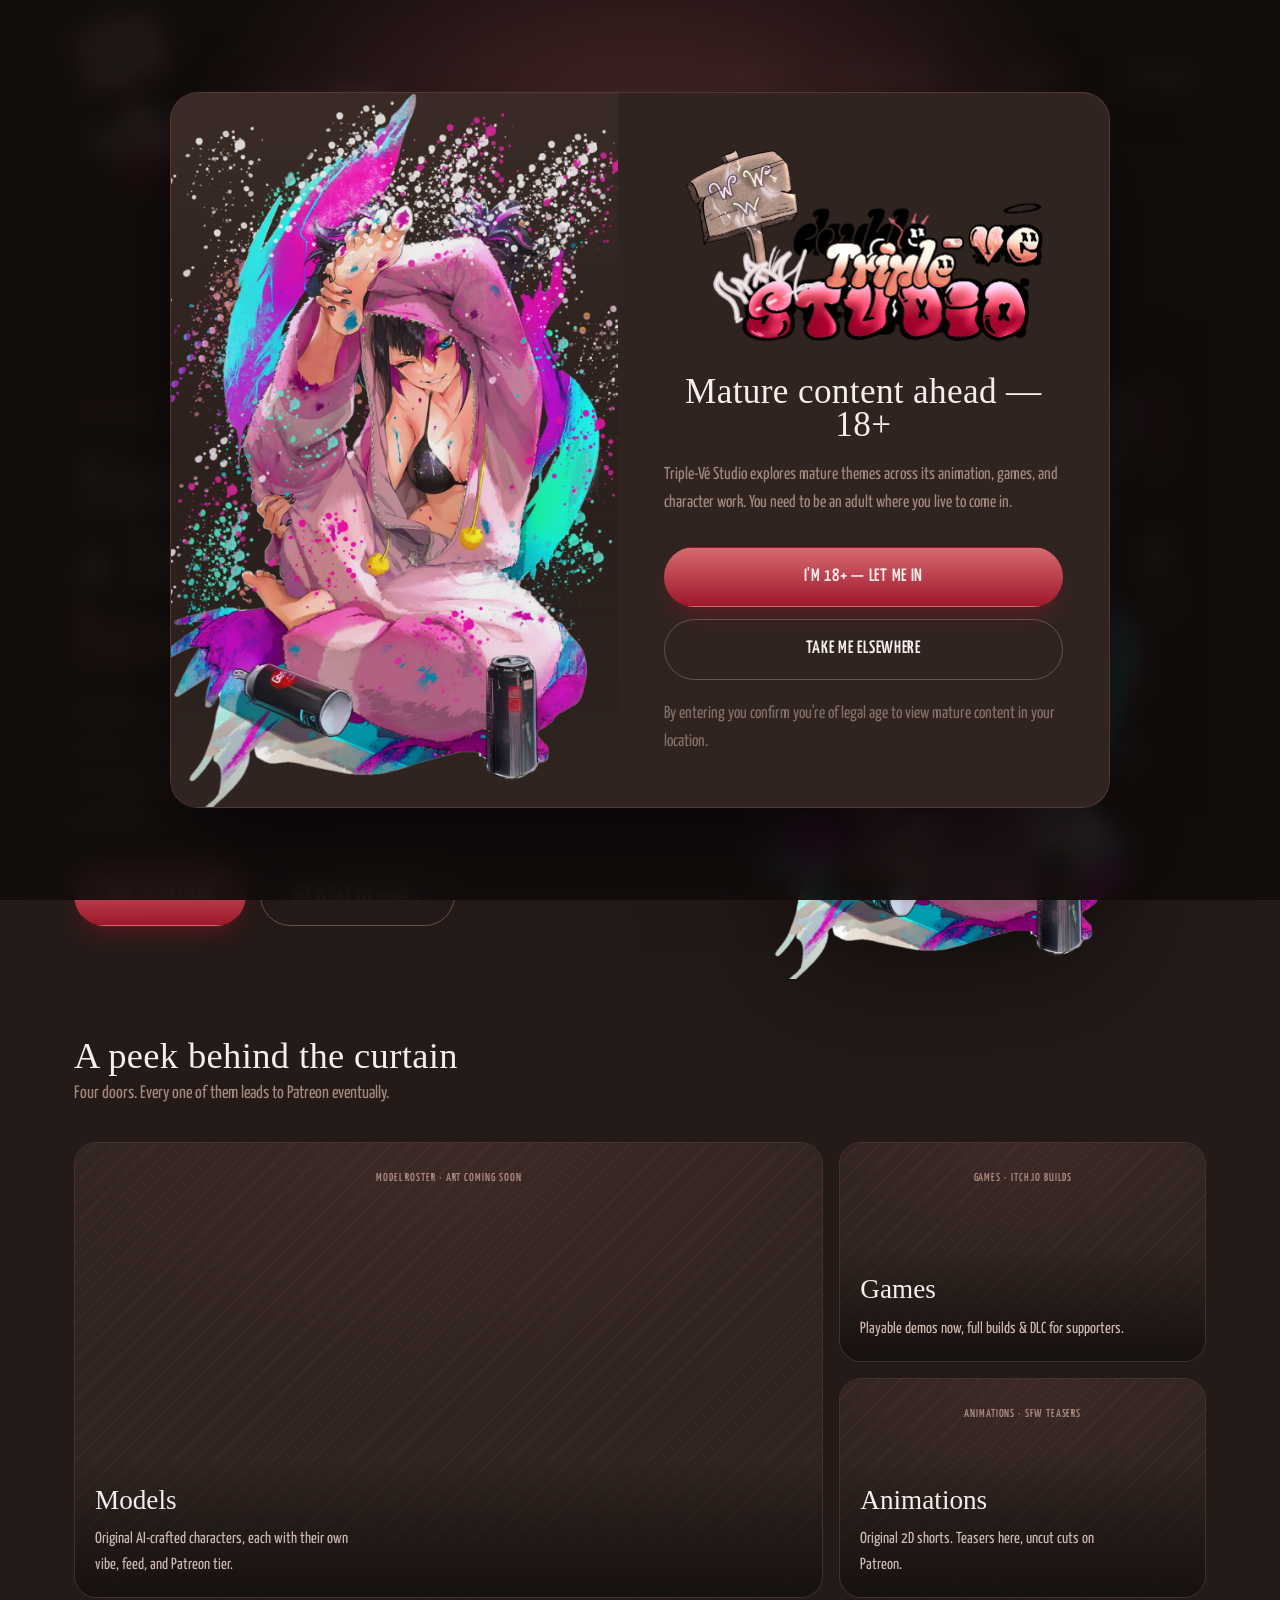
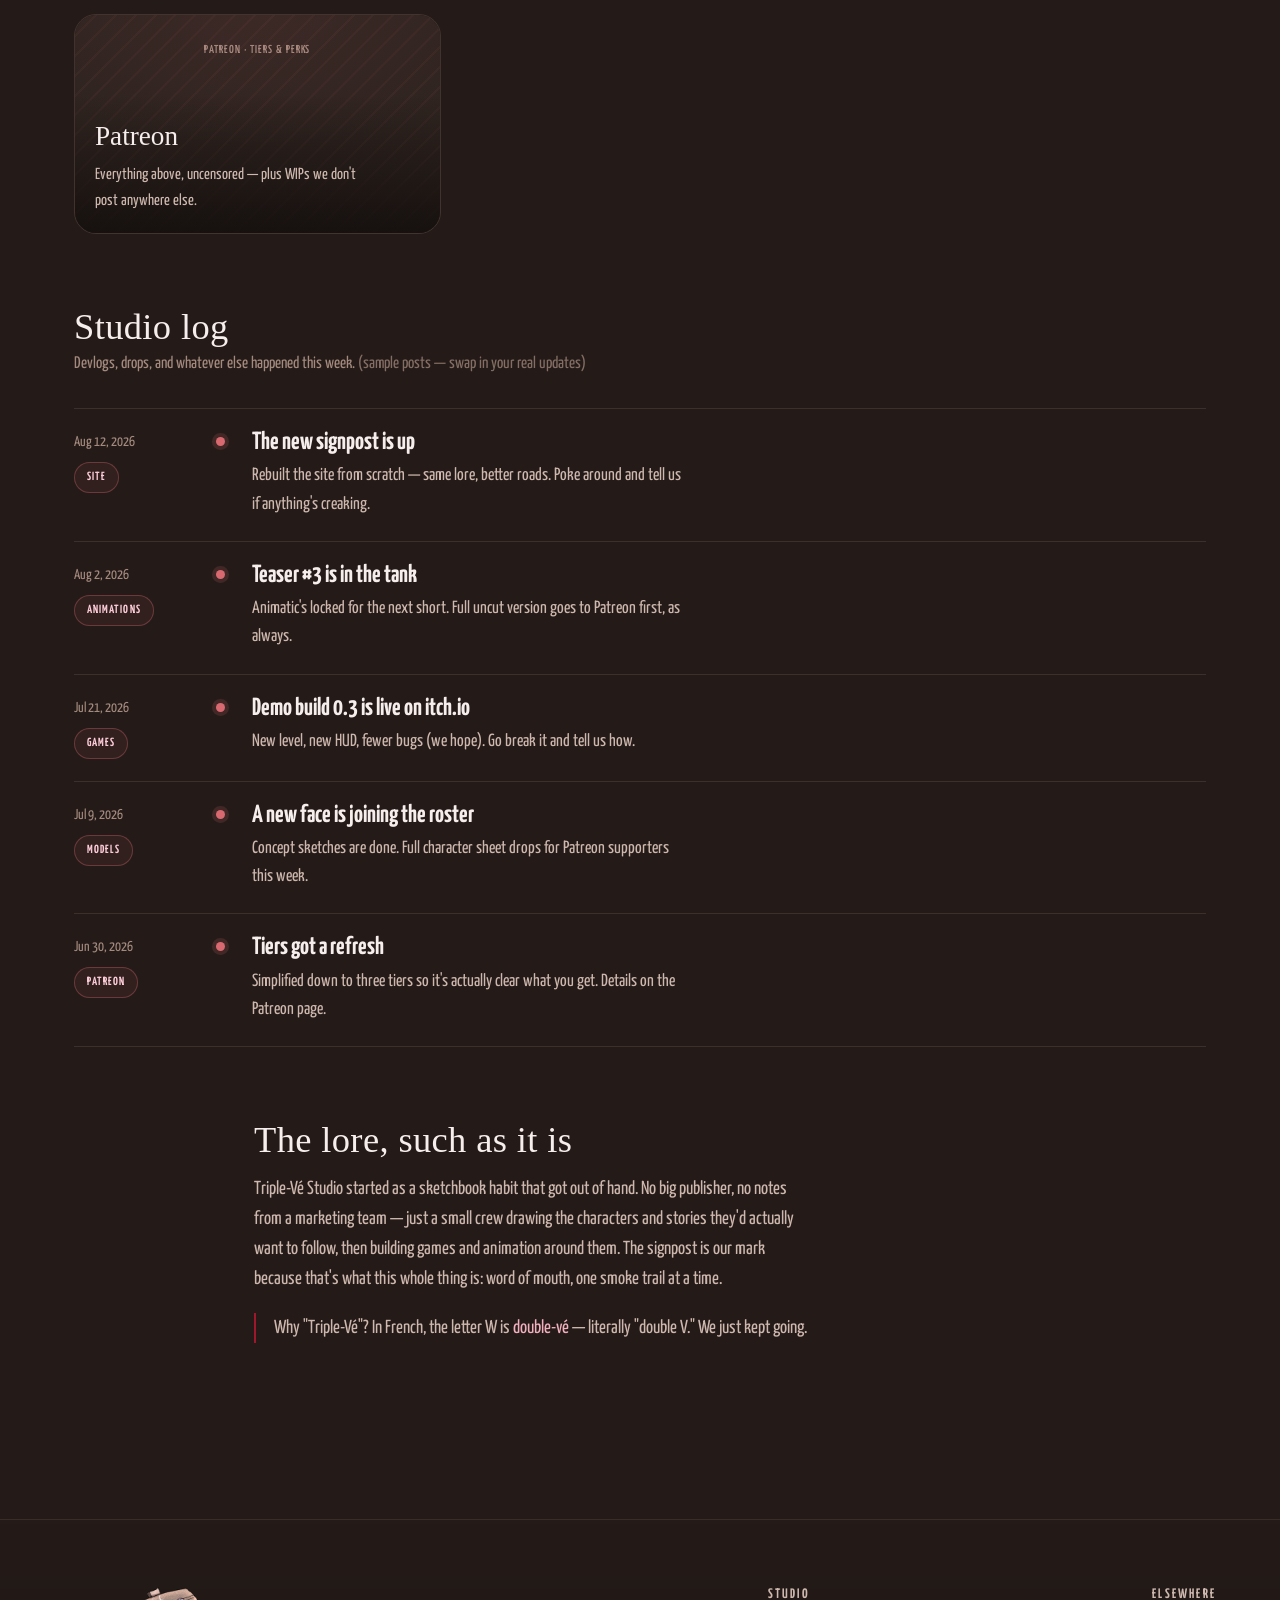
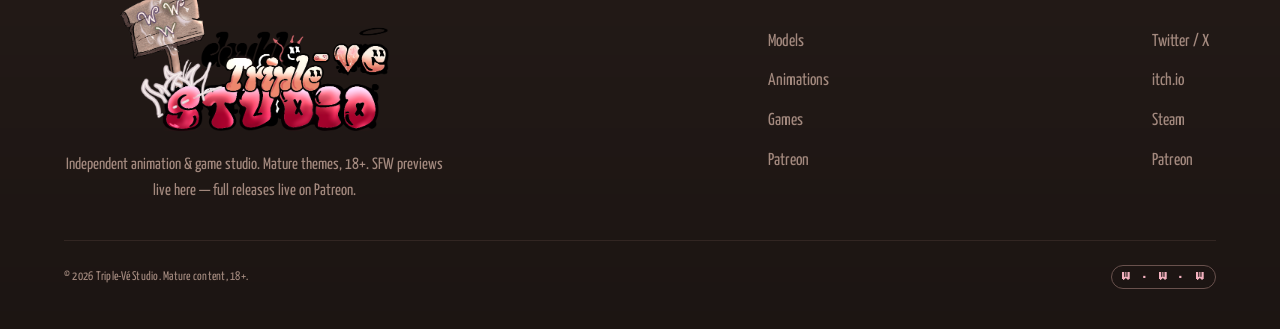
<file: index.html>
<!DOCTYPE html>
<html lang="en">
<head>
<meta charset="UTF-8">
<meta name="viewport" content="width=device-width, initial-scale=1.0">
<title>Triple-Vé Studio — Indie Animation &amp; Game Studio</title>
<meta name="description" content="Triple-Vé Studio: independent animation, games, and original character models — plus the studio log. SFW peeks here, full releases on Patreon. Mature themes, 18+.">
<link rel="icon" type="image/png" sizes="32x32" href="assets/img/favicon-32.png">
<link rel="icon" type="image/png" sizes="16x16" href="assets/img/favicon-16.png">
<link rel="apple-touch-icon" sizes="180x180" href="assets/img/favicon-180.png">
<link rel="stylesheet" href="assets/css/style.css">
<link rel="stylesheet" href="assets/css/pages.css">
</head>
<body>

<!-- ═══ AGE GATE ═══ -->
<div class="age-gate" role="dialog" aria-modal="true" aria-labelledby="gate-title">
  <div class="age-gate-card">
    <div class="age-gate-art"><img src="assets/img/mascot-home.png" alt="" role="presentation"></div>
    <div class="age-gate-body">
      <a href="index.html" class="brand" tabindex="-1" aria-hidden="true">
        <img class="brand-logo" src="assets/img/logo.png" alt="Triple-Vé Studio">
      </a>
      <h2 id="gate-title">Mature content ahead — 18+</h2>
      <p>Triple-Vé Studio explores mature themes across its animation, games, and character work. You need to be an adult where you live to come in.</p>
      <div class="age-gate-actions">
        <button type="button" class="btn btn--accent" data-gate-enter>I'm 18+ — Let me in</button>
        <button type="button" class="btn btn--ghost" data-gate-exit>Take me elsewhere</button>
      </div>
      <p class="age-gate-fine">By entering you confirm you're of legal age to view mature content in your location.</p>
    </div>
  </div>
</div>

<!-- ═══ HEADER ═══ -->
<header class="site-header">
  <div class="header-fx" aria-hidden="true"></div>
  <a href="index.html" class="brand">
    <img class="brand-logo" src="assets/img/logo.png" alt="Triple-Vé Studio">
  </a>
  <button class="nav-toggle" aria-label="Toggle menu"><span></span></button>
  <nav class="nav">
    <a href="models.html">Models</a>
    <a href="animations.html">Animations</a>
    <a href="games.html">Games</a>
    <a href="patreon.html" class="nav-cta">Patreon</a>
  </nav>
</header>

<main>

  <!-- ═══ HERO ═══ -->
  <section class="hero">
    <div class="hero-copy">
      <p class="hero-kicker">Independent · Animation &amp; Game Studio · 18+</p>
      <h1 class="hero-title">Stories drawn<br>a little too <em>honestly.</em></h1>
      <p class="hero-lead">
        Hand-drawn animation, character-driven games, and original models —
        made after hours, funded by whoever sticks around for the good stuff.
        What's here is the SFW cut. The rest lives on Patreon.
      </p>
      <div class="hero-actions">
        <a href="patreon.html" class="btn btn--accent">Join the Patreon</a>
        <a href="#peek" class="btn btn--ghost">See what we make ↓</a>
      </div>
    </div>
    <div class="hero-art">
      <img src="assets/img/mascot-home.png" alt="Triple-Vé Studio mascot, the studio's home key art">
    </div>
  </section>

  <!-- ═══ PEEK STRIP ═══ -->
  <section class="peek container" id="peek">
    <h2>A peek behind the curtain</h2>
    <p class="peek-sub">Four doors. Every one of them leads to Patreon eventually.</p>

    <div class="peek-shelf">
      <a class="peek-tile peek-tile--wide" href="models.html">
        <span class="peek-tile-media" data-placeholder="Model roster · art coming soon"></span>
        <span class="peek-tile-label">
          <span class="peek-tile-name">Models</span>
          <span class="peek-tile-desc">Original AI-crafted characters, each with their own vibe, feed, and Patreon tier.</span>
        </span>
      </a>
      <a class="peek-tile" href="games.html">
        <span class="peek-tile-media" data-placeholder="Games · itch.io builds"></span>
        <span class="peek-tile-label">
          <span class="peek-tile-name">Games</span>
          <span class="peek-tile-desc">Playable demos now, full builds &amp; DLC for supporters.</span>
        </span>
      </a>
      <a class="peek-tile" href="animations.html">
        <span class="peek-tile-media" data-placeholder="Animations · SFW teasers"></span>
        <span class="peek-tile-label">
          <span class="peek-tile-name">Animations</span>
          <span class="peek-tile-desc">Original 2D shorts. Teasers here, uncut cuts on Patreon.</span>
        </span>
      </a>
      <a class="peek-tile" href="patreon.html">
        <span class="peek-tile-media" data-placeholder="Patreon · tiers &amp; perks"></span>
        <span class="peek-tile-label">
          <span class="peek-tile-name">Patreon</span>
          <span class="peek-tile-desc">Everything above, uncensored — plus WIPs we don't post anywhere else.</span>
        </span>
      </a>
    </div>
  </section>

  <!-- ═══ STUDIO LOG — the landing page doubles as the news page ═══ -->
  <section class="studio-log container" id="log">
    <div class="log-head">
      <h2>Studio log</h2>
      <p class="log-sub">Devlogs, drops, and whatever else happened this week. <span class="log-note">(sample posts — swap in your real updates)</span></p>
    </div>

    <ul class="log-list">
      <li class="log-post">
        <div class="log-meta">
          <time>Aug 12, 2026</time>
          <span class="log-tag">Site</span>
        </div>
        <div class="log-body">
          <h3>The new signpost is up</h3>
          <p>Rebuilt the site from scratch — same lore, better roads. Poke around and tell us if anything's creaking.</p>
        </div>
      </li>
      <li class="log-post">
        <div class="log-meta">
          <time>Aug 2, 2026</time>
          <span class="log-tag">Animations</span>
        </div>
        <div class="log-body">
          <h3>Teaser #3 is in the tank</h3>
          <p>Animatic's locked for the next short. Full uncut version goes to Patreon first, as always.</p>
        </div>
      </li>
      <li class="log-post">
        <div class="log-meta">
          <time>Jul 21, 2026</time>
          <span class="log-tag">Games</span>
        </div>
        <div class="log-body">
          <h3>Demo build 0.3 is live on itch.io</h3>
          <p>New level, new HUD, fewer bugs (we hope). Go break it and tell us how.</p>
        </div>
      </li>
      <li class="log-post">
        <div class="log-meta">
          <time>Jul 9, 2026</time>
          <span class="log-tag">Models</span>
        </div>
        <div class="log-body">
          <h3>A new face is joining the roster</h3>
          <p>Concept sketches are done. Full character sheet drops for Patreon supporters this week.</p>
        </div>
      </li>
      <li class="log-post">
        <div class="log-meta">
          <time>Jun 30, 2026</time>
          <span class="log-tag">Patreon</span>
        </div>
        <div class="log-body">
          <h3>Tiers got a refresh</h3>
          <p>Simplified down to three tiers so it's actually clear what you get. Details on the Patreon page.</p>
        </div>
      </li>
    </ul>
  </section>

  <!-- ═══ LORE ═══ -->
  <section class="lore container">
    <h2>The lore, such as it is</h2>
    <p>
      Triple-Vé Studio started as a sketchbook habit that got out of hand.
      No big publisher, no notes from a marketing team — just a small crew drawing
      the characters and stories they'd actually want to follow, then building
      games and animation around them. The signpost is our mark because that's
      what this whole thing is: word of mouth, one smoke trail at a time.
    </p>
    <p class="lore-aside">
      Why "Triple-Vé"? In French, the letter W is <em>double-vé</em> — literally
      "double V." We just kept going.
    </p>
  </section>

</main>

<!-- ═══ FOOTER ═══ -->
<footer class="site-footer">
  <div class="footer-grid">
    <div class="footer-brand">
      <img src="assets/img/logo.png" alt="Triple-Vé Studio">
      <p>Independent animation &amp; game studio. Mature themes, 18+. SFW previews live here — full releases live on Patreon.</p>
    </div>
    <div class="footer-col">
      <h4>Studio</h4>
      <a href="models.html">Models</a>
      <a href="animations.html">Animations</a>
      <a href="games.html">Games</a>
      <a href="patreon.html">Patreon</a>
    </div>
    <div class="footer-col">
      <h4>Elsewhere</h4>
      <a href="#" target="_blank" rel="noopener">Twitter / X</a>
      <a href="#" target="_blank" rel="noopener">itch.io</a>
      <a href="#" target="_blank" rel="noopener">Steam</a>
      <a href="#" target="_blank" rel="noopener">Patreon</a>
    </div>
  </div>
  <div class="footer-bottom">
    <span>© 2026 Triple-Vé Studio. Mature content, 18+.</span>
    <span class="tag">W · W · W</span>
  </div>
</footer>

<div class="contact-fab-zone">
  <a href="mailto:hello@triple-ve.studio" class="contact-fab">
    <span class="fab-chip">Contact us</span>
    <img class="fab-art" src="assets/img/contact-cta.png" alt="Contact Triple-Vé Studio">
  </a>
</div>

<script src="assets/js/main.js"></script>
</body>
</html>
</file>
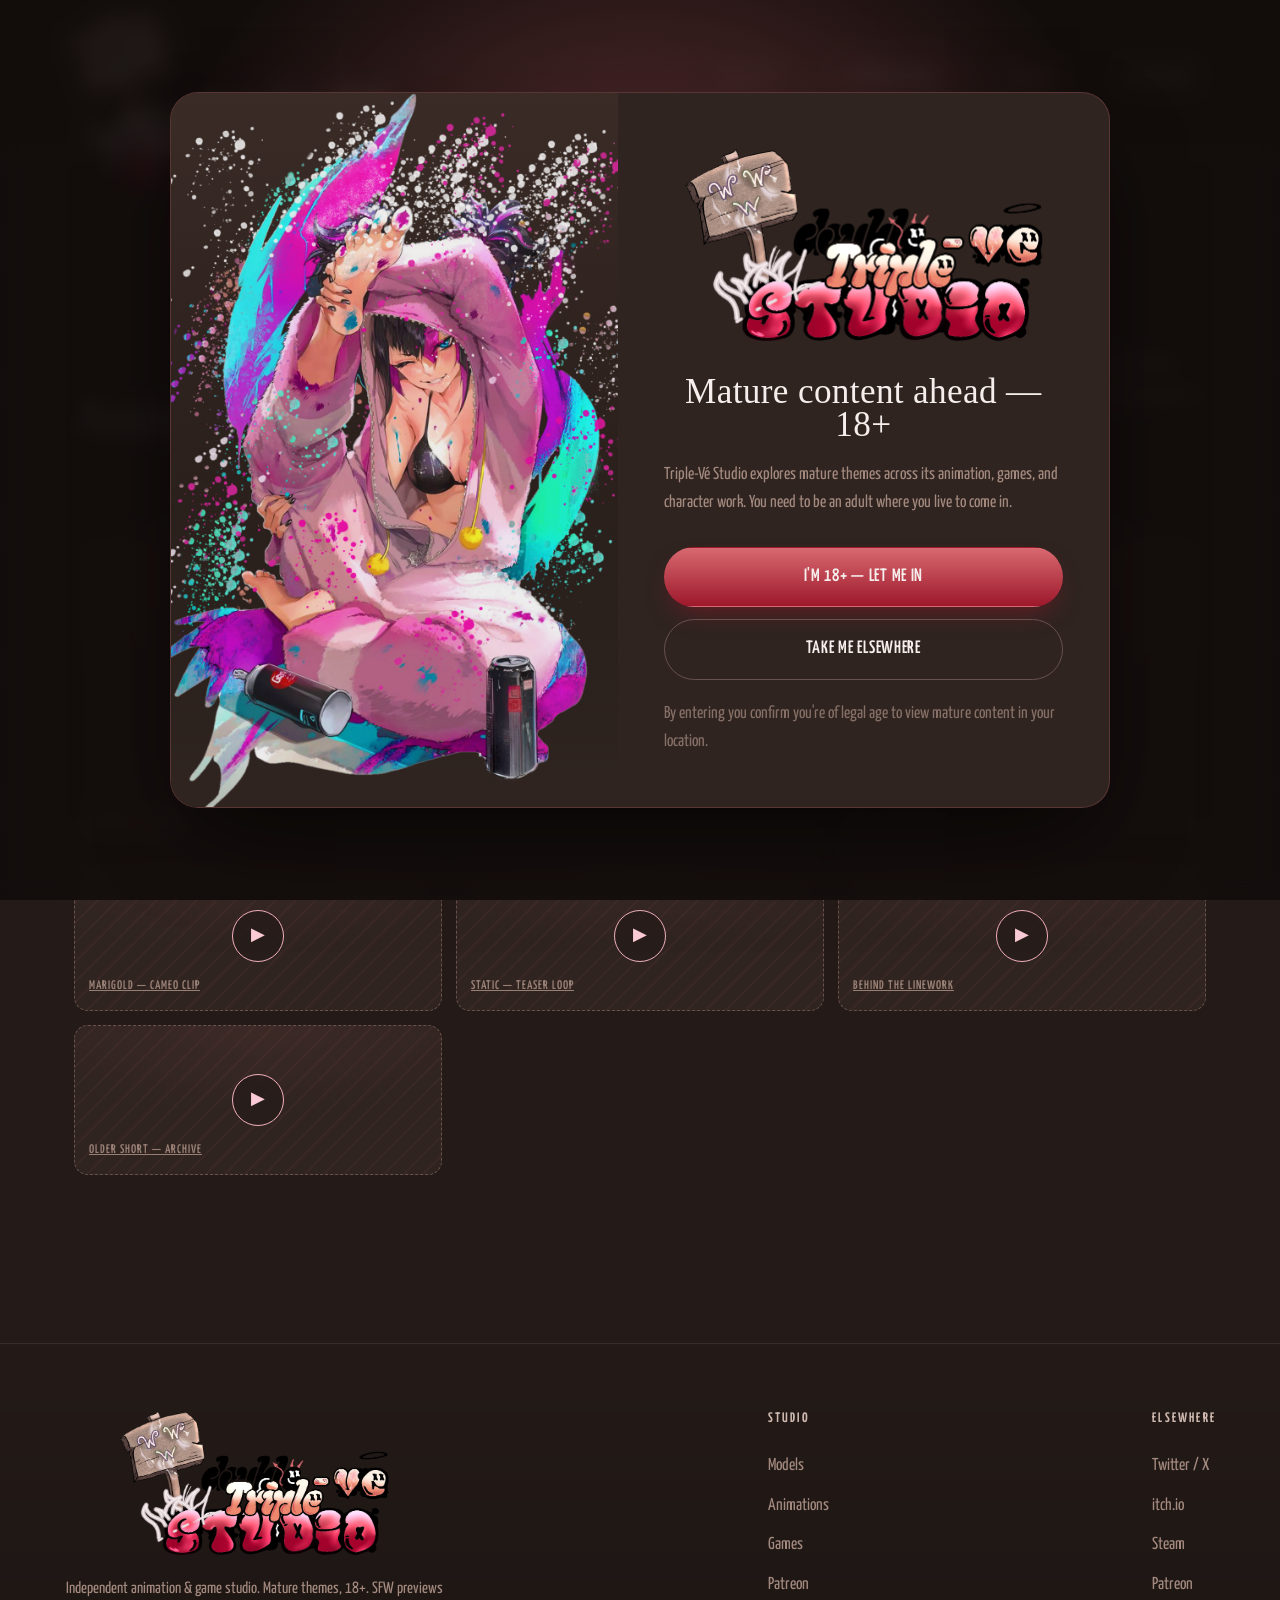
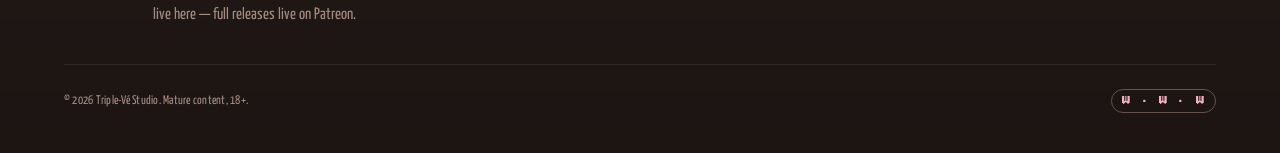
<file: animations.html>
<!DOCTYPE html>
<html lang="en">
<head>
<meta charset="UTF-8">
<meta name="viewport" content="width=device-width, initial-scale=1.0">
<title>Animations — Triple-Vé Studio</title>
<meta name="description" content="Original animated shorts from Triple-Vé Studio. SFW teasers here, full uncut cuts on Patreon.">
<link rel="icon" type="image/png" sizes="32x32" href="assets/img/favicon-32.png">
<link rel="icon" type="image/png" sizes="16x16" href="assets/img/favicon-16.png">
<link rel="apple-touch-icon" sizes="180x180" href="assets/img/favicon-180.png">
<link rel="stylesheet" href="assets/css/style.css">
<link rel="stylesheet" href="assets/css/pages.css">
</head>
<body>

<div class="age-gate" role="dialog" aria-modal="true" aria-labelledby="gate-title">
  <div class="age-gate-card">
    <div class="age-gate-art"><img src="assets/img/mascot-home.png" alt="" role="presentation"></div>
    <div class="age-gate-body">
      <a href="index.html" class="brand" tabindex="-1" aria-hidden="true">
        <img class="brand-logo" src="assets/img/logo.png" alt="Triple-Vé Studio">
      </a>
      <h2 id="gate-title">Mature content ahead — 18+</h2>
      <p>Triple-Vé Studio explores mature themes across its animation, games, and character work. You need to be an adult where you live to come in.</p>
      <div class="age-gate-actions">
        <button type="button" class="btn btn--accent" data-gate-enter>I'm 18+ — Let me in</button>
        <button type="button" class="btn btn--ghost" data-gate-exit>Take me elsewhere</button>
      </div>
      <p class="age-gate-fine">By entering you confirm you're of legal age to view mature content in your location.</p>
    </div>
  </div>
</div>

<header class="site-header">
  <div class="header-fx" aria-hidden="true"></div>
  <a href="index.html" class="brand">
    <img class="brand-logo" src="assets/img/logo.png" alt="Triple-Vé Studio">
  </a>
  <button class="nav-toggle" aria-label="Toggle menu"><span></span></button>
  <nav class="nav">
    <a href="models.html">Models</a>
    <a href="animations.html">Animations</a>
    <a href="games.html">Games</a>
    <a href="patreon.html" class="nav-cta">Patreon</a>
  </nav>
</header>

<main>
  <section class="page-intro">
    <h1>Animations</h1>
    <p>Hand-drawn shorts starring the studio's own cast. What's playable here is the trimmed cut — full, uncut versions post to Patreon first.</p>
  </section>

  <section class="page-section">
    <div class="reel-grid">
      <a class="reel-tile reel-tile--a" href="patreon.html" data-placeholder="Teaser #3 · SFW cut">
        <span class="play">▶</span>
      </a>
      <a class="reel-tile reel-tile--b" href="patreon.html" data-placeholder="Vex — solo short">
        <span class="play">▶</span>
      </a>
      <a class="reel-tile" href="patreon.html" data-placeholder="Marigold — cameo clip">
        <span class="play">▶</span>
      </a>
      <a class="reel-tile" href="patreon.html" data-placeholder="Static — teaser loop">
        <span class="play">▶</span>
      </a>
      <a class="reel-tile" href="patreon.html" data-placeholder="Behind the linework">
        <span class="play">▶</span>
      </a>
      <a class="reel-tile" href="patreon.html" data-placeholder="Older short — archive">
        <span class="play">▶</span>
      </a>
    </div>
  </section>
</main>

<footer class="site-footer">
  <div class="footer-grid">
    <div class="footer-brand">
      <img src="assets/img/logo.png" alt="Triple-Vé Studio">
      <p>Independent animation &amp; game studio. Mature themes, 18+. SFW previews live here — full releases live on Patreon.</p>
    </div>
    <div class="footer-col">
      <h4>Studio</h4>
      <a href="models.html">Models</a>
      <a href="animations.html">Animations</a>
      <a href="games.html">Games</a>
      <a href="patreon.html">Patreon</a>
    </div>
    <div class="footer-col">
      <h4>Elsewhere</h4>
      <a href="#" target="_blank" rel="noopener">Twitter / X</a>
      <a href="#" target="_blank" rel="noopener">itch.io</a>
      <a href="#" target="_blank" rel="noopener">Steam</a>
      <a href="#" target="_blank" rel="noopener">Patreon</a>
    </div>
  </div>
  <div class="footer-bottom">
    <span>© 2026 Triple-Vé Studio. Mature content, 18+.</span>
    <span class="tag">W · W · W</span>
  </div>
</footer>

<div class="contact-fab-zone">
  <a href="mailto:hello@triple-ve.studio" class="contact-fab">
    <span class="fab-chip">Contact us</span>
    <img class="fab-art" src="assets/img/contact-cta.png" alt="Contact Triple-Vé Studio">
  </a>
</div>

<script src="assets/js/main.js"></script>
</body>
</html>
</file>
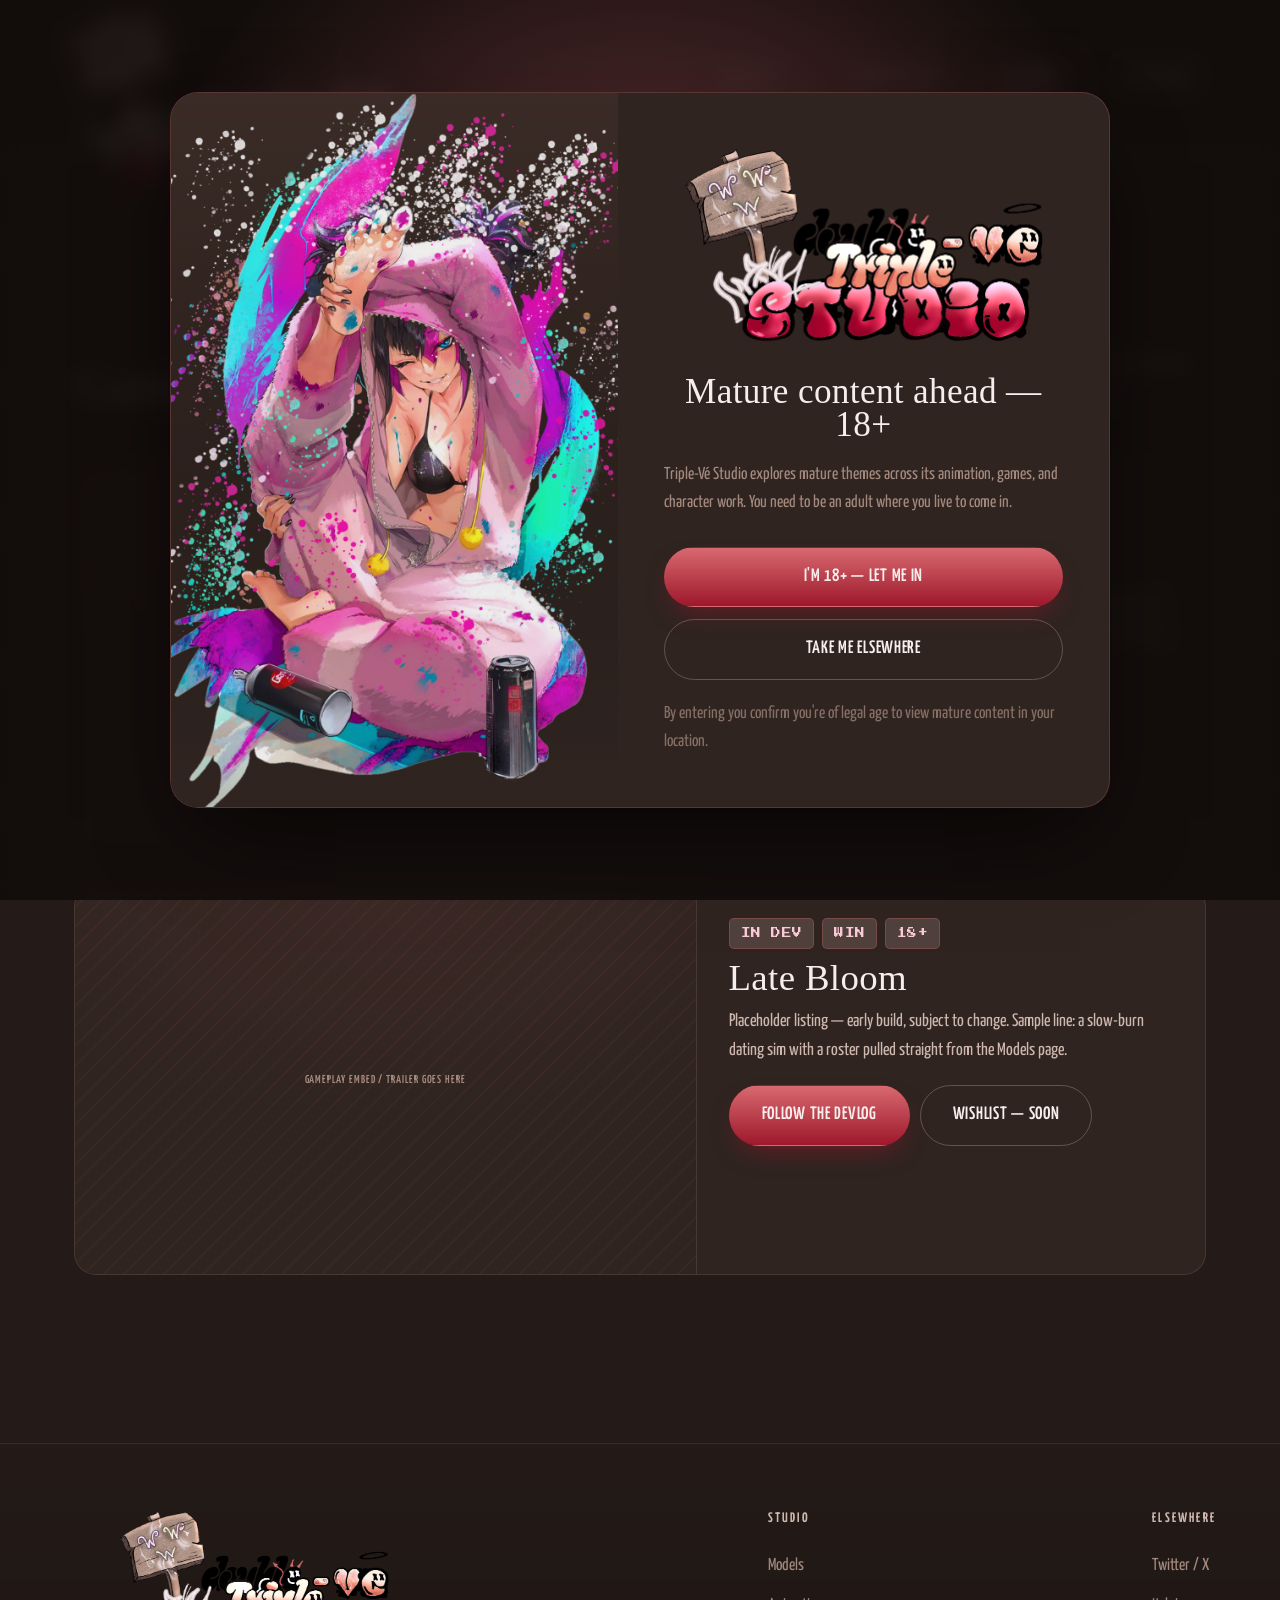
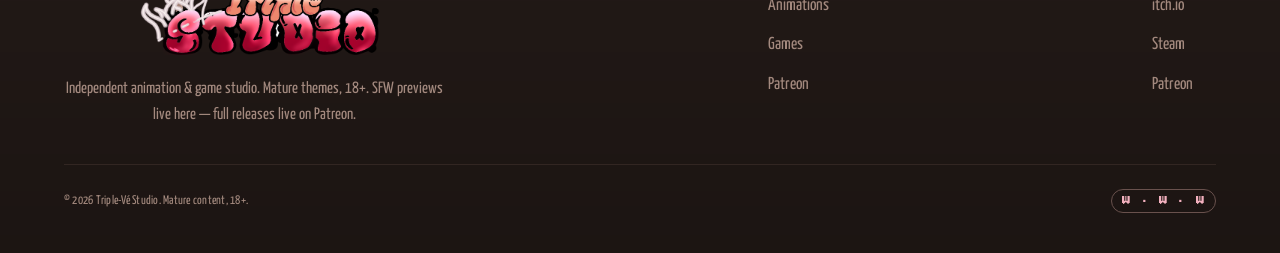
<file: games.html>
<!DOCTYPE html>
<html lang="en">
<head>
<meta charset="UTF-8">
<meta name="viewport" content="width=device-width, initial-scale=1.0">
<title>Games — Triple-Vé Studio</title>
<meta name="description" content="Playable demos from Triple-Vé Studio. Free builds here, full releases and DLC for Patreon supporters.">
<link rel="icon" type="image/png" sizes="32x32" href="assets/img/favicon-32.png">
<link rel="icon" type="image/png" sizes="16x16" href="assets/img/favicon-16.png">
<link rel="apple-touch-icon" sizes="180x180" href="assets/img/favicon-180.png">
<link rel="stylesheet" href="assets/css/style.css">
<link rel="stylesheet" href="assets/css/pages.css">
</head>
<body>

<div class="age-gate" role="dialog" aria-modal="true" aria-labelledby="gate-title">
  <div class="age-gate-card">
    <div class="age-gate-art"><img src="assets/img/mascot-home.png" alt="" role="presentation"></div>
    <div class="age-gate-body">
      <a href="index.html" class="brand" tabindex="-1" aria-hidden="true">
        <img class="brand-logo" src="assets/img/logo.png" alt="Triple-Vé Studio">
      </a>
      <h2 id="gate-title">Mature content ahead — 18+</h2>
      <p>Triple-Vé Studio explores mature themes across its animation, games, and character work. You need to be an adult where you live to come in.</p>
      <div class="age-gate-actions">
        <button type="button" class="btn btn--accent" data-gate-enter>I'm 18+ — Let me in</button>
        <button type="button" class="btn btn--ghost" data-gate-exit>Take me elsewhere</button>
      </div>
      <p class="age-gate-fine">By entering you confirm you're of legal age to view mature content in your location.</p>
    </div>
  </div>
</div>

<header class="site-header">
  <div class="header-fx" aria-hidden="true"></div>
  <a href="index.html" class="brand">
    <img class="brand-logo" src="assets/img/logo.png" alt="Triple-Vé Studio">
  </a>
  <button class="nav-toggle" aria-label="Toggle menu"><span></span></button>
  <nav class="nav">
    <a href="models.html">Models</a>
    <a href="animations.html">Animations</a>
    <a href="games.html">Games</a>
    <a href="patreon.html" class="nav-cta">Patreon</a>
  </nav>
</header>

<main>
  <section class="page-intro">
    <h1>Games</h1>
    <p>Character-driven, a little unhinged, built in public. Free demos live here — full builds and DLC unlock on Patreon.</p>
  </section>

  <section class="page-section game-list">

    <article class="game-panel">
      <div class="game-embed" data-placeholder="Gameplay embed / trailer goes here">
        <!-- swap for a real embed, e.g.:
        <iframe src="https://itch.io/embed-upload/XXXXXXX?color=241b18" allowfullscreen></iframe> -->
      </div>
      <div class="game-body">
        <div class="game-tags">
          <span class="game-tag">DEMO</span>
          <span class="game-tag">WIN / MAC</span>
          <span class="game-tag">18+</span>
        </div>
        <h2 class="game-title">Afterhours</h2>
        <p class="game-desc">Placeholder listing — swap in real screenshots, an itch.io embed, and final copy. Sample line: a visual novel about the people who stick around after closing time.</p>
        <div class="game-actions">
          <a class="btn btn--accent" href="#">Play free demo</a>
          <a class="btn btn--ghost" href="patreon.html">Full build on Patreon</a>
        </div>
      </div>
    </article>

    <article class="game-panel">
      <div class="game-embed" data-placeholder="Gameplay embed / trailer goes here"></div>
      <div class="game-body">
        <div class="game-tags">
          <span class="game-tag">IN DEV</span>
          <span class="game-tag">WIN</span>
          <span class="game-tag">18+</span>
        </div>
        <h2 class="game-title">Late Bloom</h2>
        <p class="game-desc">Placeholder listing — early build, subject to change. Sample line: a slow-burn dating sim with a roster pulled straight from the Models page.</p>
        <div class="game-actions">
          <a class="btn btn--accent" href="patreon.html">Follow the devlog</a>
          <a class="btn btn--ghost" href="#">Wishlist — soon</a>
        </div>
      </div>
    </article>

  </section>
</main>

<footer class="site-footer">
  <div class="footer-grid">
    <div class="footer-brand">
      <img src="assets/img/logo.png" alt="Triple-Vé Studio">
      <p>Independent animation &amp; game studio. Mature themes, 18+. SFW previews live here — full releases live on Patreon.</p>
    </div>
    <div class="footer-col">
      <h4>Studio</h4>
      <a href="models.html">Models</a>
      <a href="animations.html">Animations</a>
      <a href="games.html">Games</a>
      <a href="patreon.html">Patreon</a>
    </div>
    <div class="footer-col">
      <h4>Elsewhere</h4>
      <a href="#" target="_blank" rel="noopener">Twitter / X</a>
      <a href="#" target="_blank" rel="noopener">itch.io</a>
      <a href="#" target="_blank" rel="noopener">Steam</a>
      <a href="#" target="_blank" rel="noopener">Patreon</a>
    </div>
  </div>
  <div class="footer-bottom">
    <span>© 2026 Triple-Vé Studio. Mature content, 18+.</span>
    <span class="tag">W · W · W</span>
  </div>
</footer>

<div class="contact-fab-zone">
  <a href="mailto:hello@triple-ve.studio" class="contact-fab">
    <span class="fab-chip">Contact us</span>
    <img class="fab-art" src="assets/img/contact-cta.png" alt="Contact Triple-Vé Studio">
  </a>
</div>

<script src="assets/js/main.js"></script>
</body>
</html>
</file>
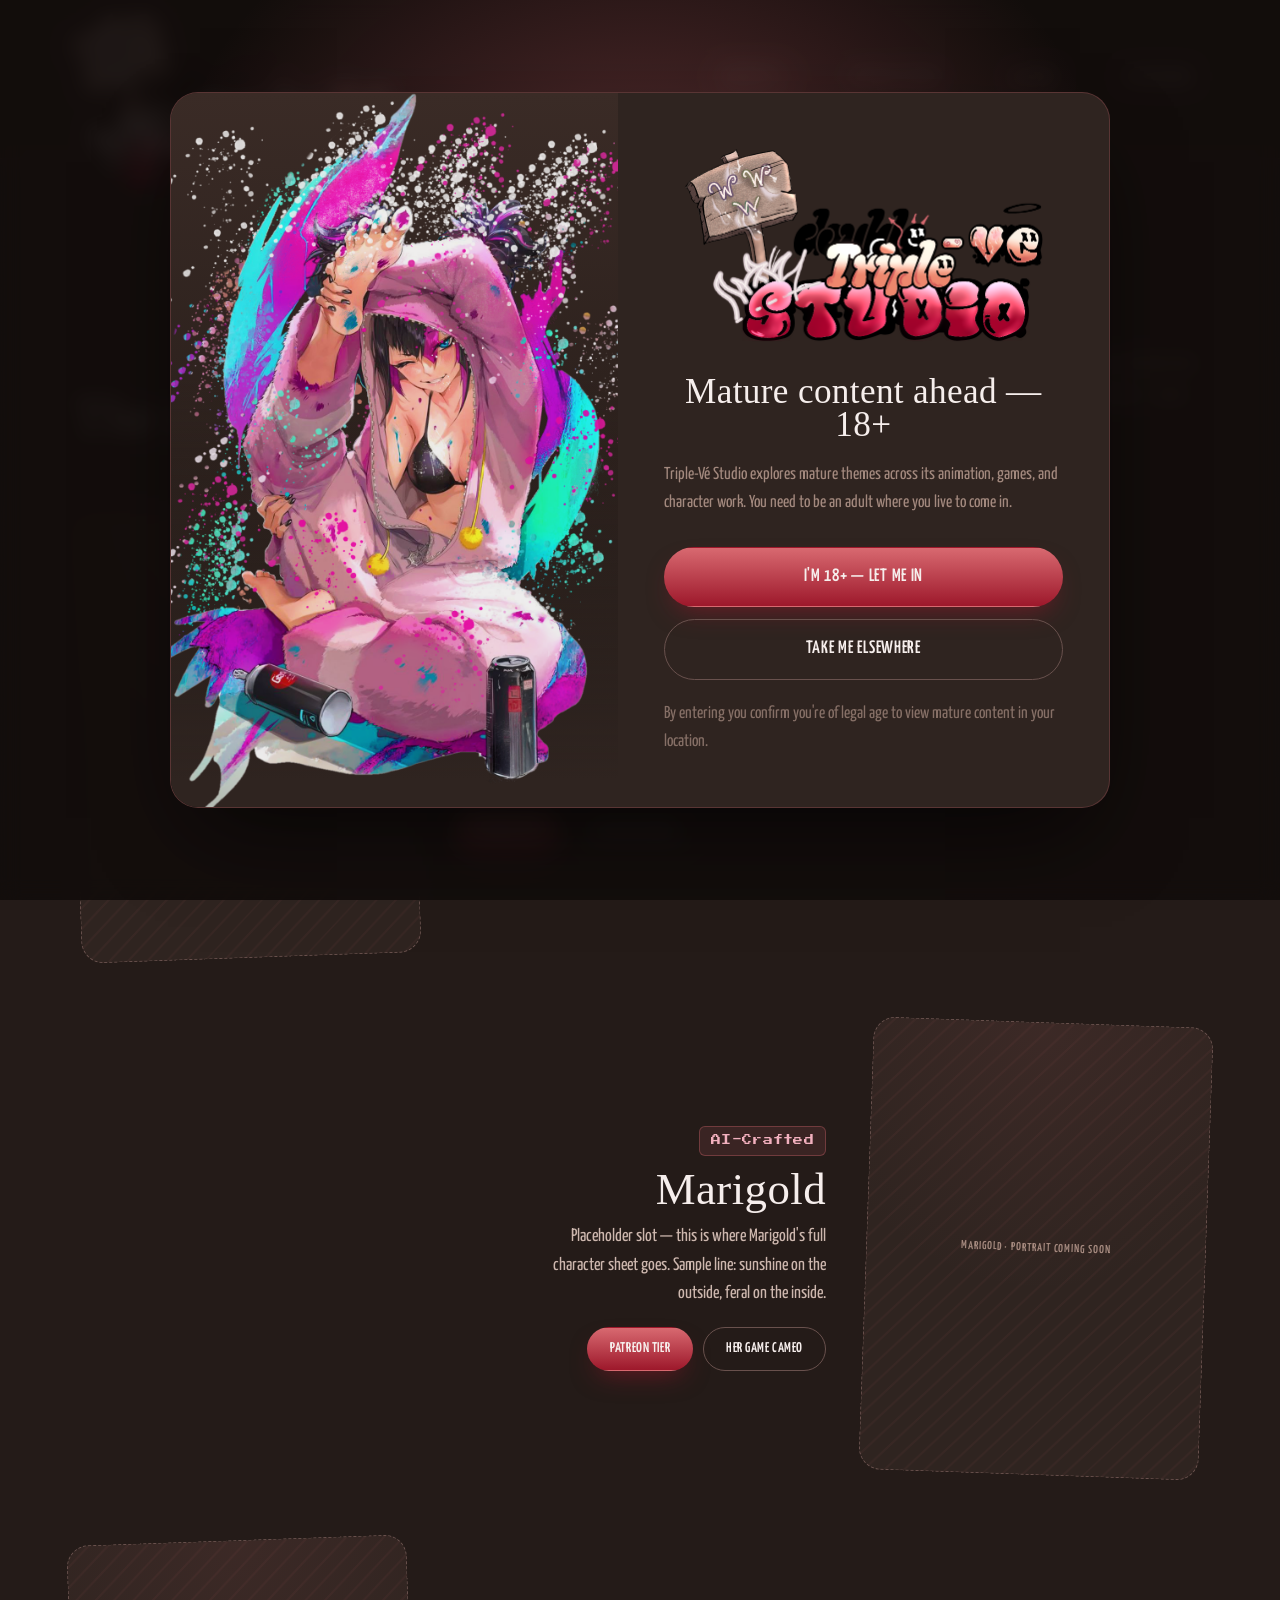
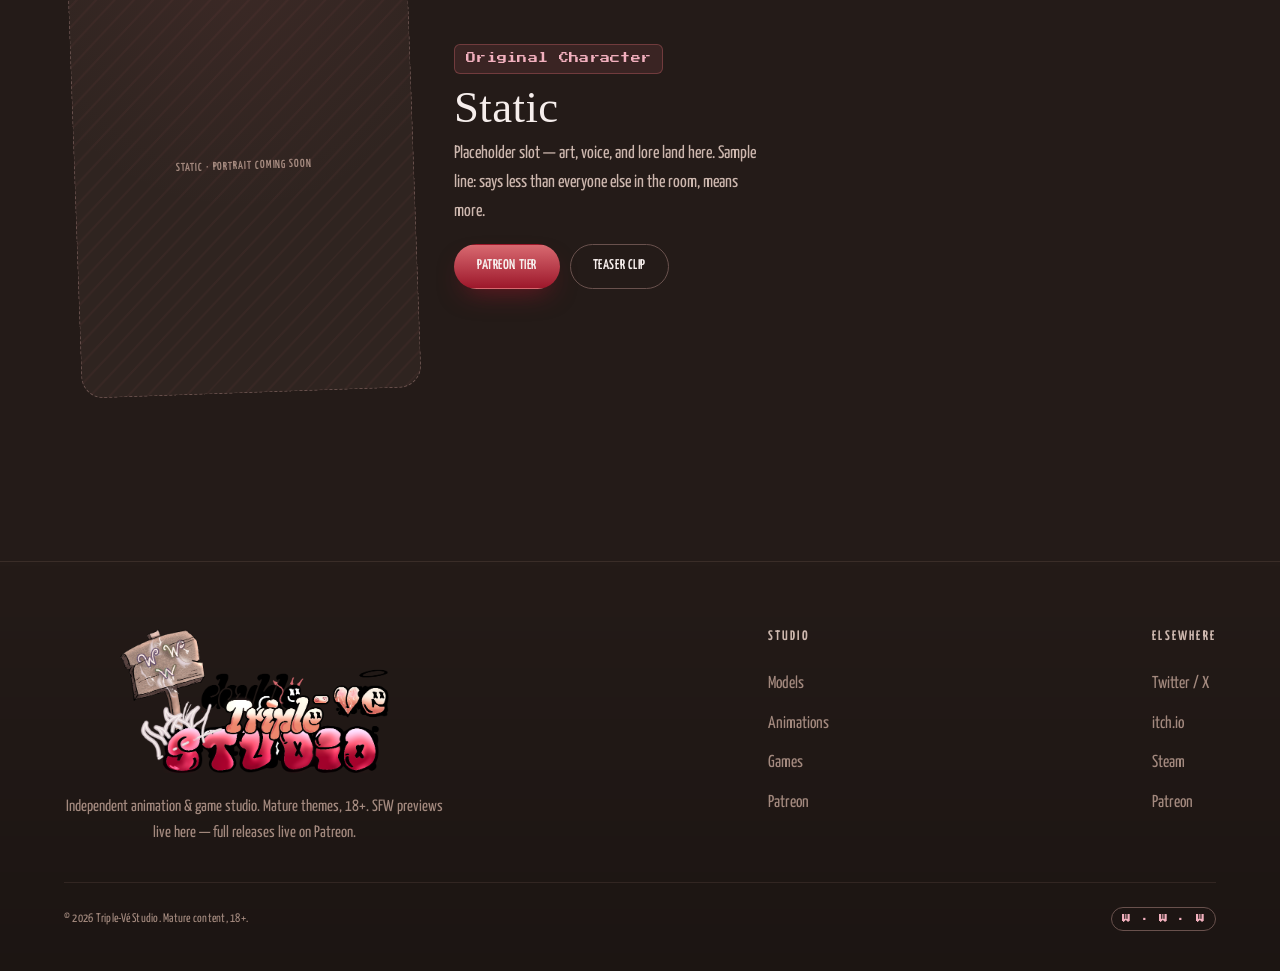
<file: models.html>
<!DOCTYPE html>
<html lang="en">
<head>
<meta charset="UTF-8">
<meta name="viewport" content="width=device-width, initial-scale=1.0">
<title>Models — Triple-Vé Studio</title>
<meta name="description" content="Original, AI-crafted characters from Triple-Vé Studio — bios and previews here, full galleries and uncensored art on Patreon.">
<link rel="icon" type="image/png" sizes="32x32" href="assets/img/favicon-32.png">
<link rel="icon" type="image/png" sizes="16x16" href="assets/img/favicon-16.png">
<link rel="apple-touch-icon" sizes="180x180" href="assets/img/favicon-180.png">
<link rel="stylesheet" href="assets/css/style.css">
<link rel="stylesheet" href="assets/css/pages.css">
</head>
<body>

<div class="age-gate" role="dialog" aria-modal="true" aria-labelledby="gate-title">
  <div class="age-gate-card">
    <div class="age-gate-art"><img src="assets/img/mascot-home.png" alt="" role="presentation"></div>
    <div class="age-gate-body">
      <a href="index.html" class="brand" tabindex="-1" aria-hidden="true">
        <img class="brand-logo" src="assets/img/logo.png" alt="Triple-Vé Studio">
      </a>
      <h2 id="gate-title">Mature content ahead — 18+</h2>
      <p>Triple-Vé Studio explores mature themes across its animation, games, and character work. You need to be an adult where you live to come in.</p>
      <div class="age-gate-actions">
        <button type="button" class="btn btn--accent" data-gate-enter>I'm 18+ — Let me in</button>
        <button type="button" class="btn btn--ghost" data-gate-exit>Take me elsewhere</button>
      </div>
      <p class="age-gate-fine">By entering you confirm you're of legal age to view mature content in your location.</p>
    </div>
  </div>
</div>

<header class="site-header">
  <div class="header-fx" aria-hidden="true"></div>
  <a href="index.html" class="brand">
    <img class="brand-logo" src="assets/img/logo.png" alt="Triple-Vé Studio">
  </a>
  <button class="nav-toggle" aria-label="Toggle menu"><span></span></button>
  <nav class="nav">
    <a href="models.html">Models</a>
    <a href="animations.html">Animations</a>
    <a href="games.html">Games</a>
    <a href="patreon.html" class="nav-cta">Patreon</a>
  </nav>
</header>

<main>
  <section class="page-intro">
    <h1>The roster</h1>
    <p>Original characters, some hand-drawn, some AI-crafted in the studio's own trained style. Each one gets a bio here — and a much bigger gallery on Patreon.</p>
  </section>

  <section class="page-section roster">

    <article class="model-row">
      <div class="model-portrait" data-placeholder="Vex · portrait coming soon"></div>
      <div class="model-info">
        <span class="model-tag">Original Character</span>
        <h2 class="model-name">Vex</h2>
        <p class="model-desc">Placeholder slot — swap in art, a full bio, and links once Vex's page is ready. Sample line: sharp-tongued, easily bored, allergic to sincerity.</p>
        <div class="model-links">
          <a class="btn btn--sm btn--accent" href="patreon.html">Patreon tier</a>
          <a class="btn btn--sm btn--ghost" href="animations.html">See her in motion</a>
        </div>
      </div>
    </article>

    <article class="model-row">
      <div class="model-portrait" data-placeholder="Marigold · portrait coming soon"></div>
      <div class="model-info">
        <span class="model-tag">AI-Crafted</span>
        <h2 class="model-name">Marigold</h2>
        <p class="model-desc">Placeholder slot — this is where Marigold's full character sheet goes. Sample line: sunshine on the outside, feral on the inside.</p>
        <div class="model-links">
          <a class="btn btn--sm btn--accent" href="patreon.html">Patreon tier</a>
          <a class="btn btn--sm btn--ghost" href="games.html">Her game cameo</a>
        </div>
      </div>
    </article>

    <article class="model-row">
      <div class="model-portrait" data-placeholder="Static · portrait coming soon"></div>
      <div class="model-info">
        <span class="model-tag">Original Character</span>
        <h2 class="model-name">Static</h2>
        <p class="model-desc">Placeholder slot — art, voice, and lore land here. Sample line: says less than everyone else in the room, means more.</p>
        <div class="model-links">
          <a class="btn btn--sm btn--accent" href="patreon.html">Patreon tier</a>
          <a class="btn btn--sm btn--ghost" href="animations.html">Teaser clip</a>
        </div>
      </div>
    </article>

  </section>
</main>

<footer class="site-footer">
  <div class="footer-grid">
    <div class="footer-brand">
      <img src="assets/img/logo.png" alt="Triple-Vé Studio">
      <p>Independent animation &amp; game studio. Mature themes, 18+. SFW previews live here — full releases live on Patreon.</p>
    </div>
    <div class="footer-col">
      <h4>Studio</h4>
      <a href="models.html">Models</a>
      <a href="animations.html">Animations</a>
      <a href="games.html">Games</a>
      <a href="patreon.html">Patreon</a>
    </div>
    <div class="footer-col">
      <h4>Elsewhere</h4>
      <a href="#" target="_blank" rel="noopener">Twitter / X</a>
      <a href="#" target="_blank" rel="noopener">itch.io</a>
      <a href="#" target="_blank" rel="noopener">Steam</a>
      <a href="#" target="_blank" rel="noopener">Patreon</a>
    </div>
  </div>
  <div class="footer-bottom">
    <span>© 2026 Triple-Vé Studio. Mature content, 18+.</span>
    <span class="tag">W · W · W</span>
  </div>
</footer>

<div class="contact-fab-zone">
  <a href="mailto:hello@triple-ve.studio" class="contact-fab">
    <span class="fab-chip">Contact us</span>
    <img class="fab-art" src="assets/img/contact-cta.png" alt="Contact Triple-Vé Studio">
  </a>
</div>

<script src="assets/js/main.js"></script>
</body>
</html>
</file>
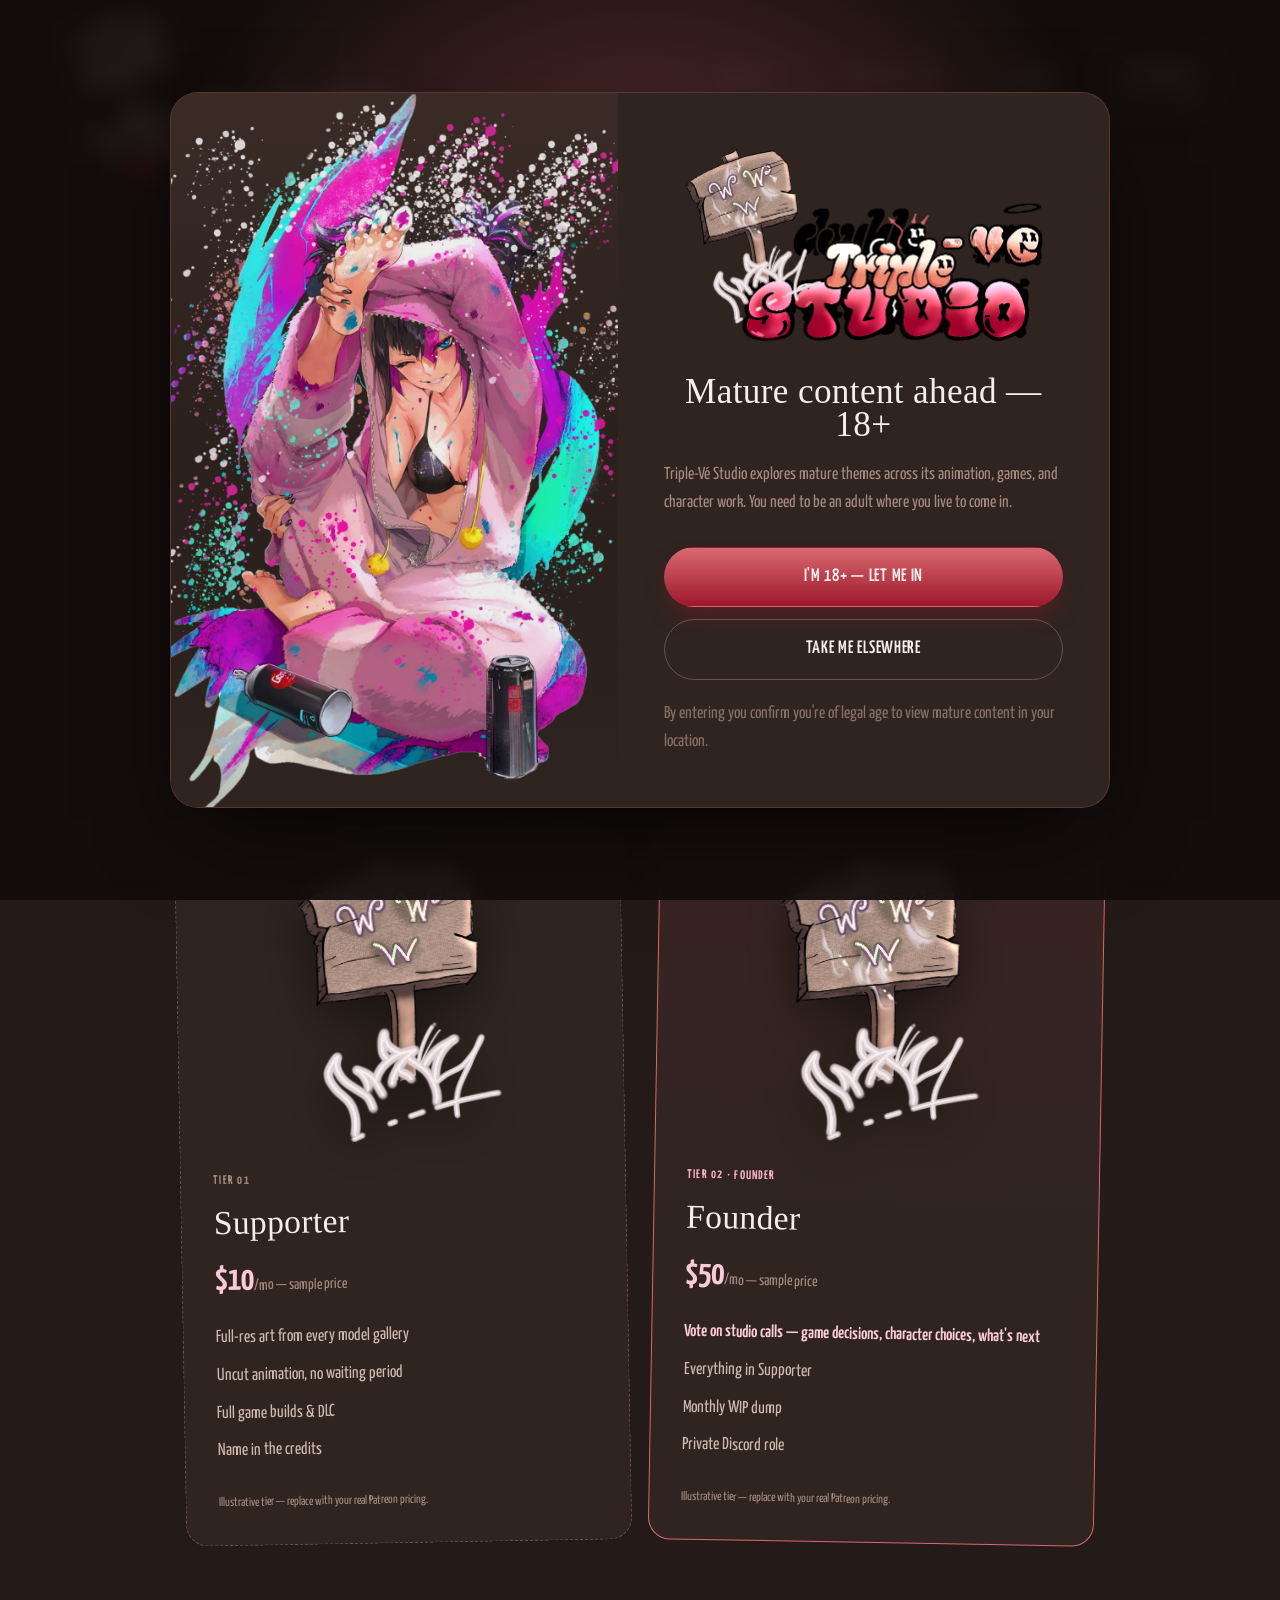
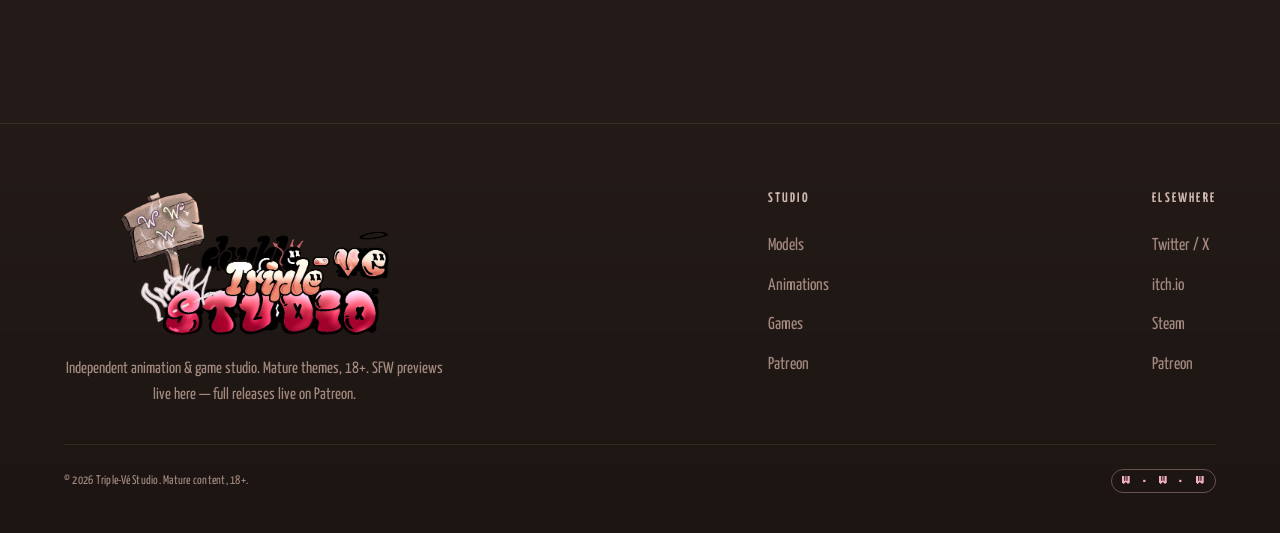
<file: patreon.html>
<!DOCTYPE html>
<html lang="en">
<head>
<meta charset="UTF-8">
<meta name="viewport" content="width=device-width, initial-scale=1.0">
<title>Patreon — Triple-Vé Studio</title>
<meta name="description" content="Join Triple-Vé Studio on Patreon for uncut animation, full game builds, complete model galleries, and behind-the-scenes WIPs.">
<link rel="icon" type="image/png" sizes="32x32" href="assets/img/favicon-32.png">
<link rel="icon" type="image/png" sizes="16x16" href="assets/img/favicon-16.png">
<link rel="apple-touch-icon" sizes="180x180" href="assets/img/favicon-180.png">
<link rel="stylesheet" href="assets/css/style.css">
<link rel="stylesheet" href="assets/css/pages.css">
</head>
<body>

<div class="age-gate" role="dialog" aria-modal="true" aria-labelledby="gate-title">
  <div class="age-gate-card">
    <div class="age-gate-art"><img src="assets/img/mascot-home.png" alt="" role="presentation"></div>
    <div class="age-gate-body">
      <a href="index.html" class="brand" tabindex="-1" aria-hidden="true">
        <img class="brand-logo" src="assets/img/logo.png" alt="Triple-Vé Studio">
      </a>
      <h2 id="gate-title">Mature content ahead — 18+</h2>
      <p>Triple-Vé Studio explores mature themes across its animation, games, and character work. You need to be an adult where you live to come in.</p>
      <div class="age-gate-actions">
        <button type="button" class="btn btn--accent" data-gate-enter>I'm 18+ — Let me in</button>
        <button type="button" class="btn btn--ghost" data-gate-exit>Take me elsewhere</button>
      </div>
      <p class="age-gate-fine">By entering you confirm you're of legal age to view mature content in your location.</p>
    </div>
  </div>
</div>

<header class="site-header">
  <div class="header-fx" aria-hidden="true"></div>
  <a href="index.html" class="brand">
    <img class="brand-logo" src="assets/img/logo.png" alt="Triple-Vé Studio">
  </a>
  <button class="nav-toggle" aria-label="Toggle menu"><span></span></button>
  <nav class="nav">
    <a href="models.html">Models</a>
    <a href="animations.html">Animations</a>
    <a href="games.html">Games</a>
    <a href="patreon.html" class="nav-cta">Patreon</a>
  </nav>
</header>

<main>
  <section class="patreon-hero">
    <h1>Everything above,<br>uncensored.</h1>
    <p>Models, games, and animation — this site is the SFW cut. Patreon is where the full versions, early builds, and the drawings we're too embarrassed to post anywhere else actually live.</p>
    <a class="btn btn--accent" href="#" target="_blank" rel="noopener">Join on Patreon ↗</a>
  </section>

  <section class="page-section">
    <div class="tiers">

      <div class="tier">
        <img class="tier-icon" src="assets/img/icon.png" alt="">
        <span class="tier-badge">Tier 01</span>
        <h3 class="tier-name">Supporter</h3>
        <p class="tier-price">$10<span>/mo — sample price</span></p>
        <ul class="tier-perks">
          <li>Full-res art from every model gallery</li>
          <li>Uncut animation, no waiting period</li>
          <li>Full game builds &amp; DLC</li>
          <li>Name in the credits</li>
        </ul>
        <p class="tier-note">Illustrative tier — replace with your real Patreon pricing.</p>
      </div>

      <div class="tier tier--feature">
        <img class="tier-icon" src="assets/img/icon-smoke.png" alt="">
        <span class="tier-badge">Tier 02 · Founder</span>
        <h3 class="tier-name">Founder</h3>
        <p class="tier-price">$50<span>/mo — sample price</span></p>
        <ul class="tier-perks">
          <li class="is-headline">Vote on studio calls — game decisions, character choices, what's next</li>
          <li>Everything in Supporter</li>
          <li>Monthly WIP dump</li>
          <li>Private Discord role</li>
        </ul>
        <p class="tier-note">Illustrative tier — replace with your real Patreon pricing.</p>
      </div>

    </div>
  </section>
</main>

<footer class="site-footer">
  <div class="footer-grid">
    <div class="footer-brand">
      <img src="assets/img/logo.png" alt="Triple-Vé Studio">
      <p>Independent animation &amp; game studio. Mature themes, 18+. SFW previews live here — full releases live on Patreon.</p>
    </div>
    <div class="footer-col">
      <h4>Studio</h4>
      <a href="models.html">Models</a>
      <a href="animations.html">Animations</a>
      <a href="games.html">Games</a>
      <a href="patreon.html">Patreon</a>
    </div>
    <div class="footer-col">
      <h4>Elsewhere</h4>
      <a href="#" target="_blank" rel="noopener">Twitter / X</a>
      <a href="#" target="_blank" rel="noopener">itch.io</a>
      <a href="#" target="_blank" rel="noopener">Steam</a>
      <a href="#" target="_blank" rel="noopener">Patreon</a>
    </div>
  </div>
  <div class="footer-bottom">
    <span>© 2026 Triple-Vé Studio. Mature content, 18+.</span>
    <span class="tag">W · W · W</span>
  </div>
</footer>

<div class="contact-fab-zone">
  <a href="mailto:hello@triple-ve.studio" class="contact-fab">
    <span class="fab-chip">Contact us</span>
    <img class="fab-art" src="assets/img/contact-cta.png" alt="Contact Triple-Vé Studio">
  </a>
</div>

<script src="assets/js/main.js"></script>
</body>
</html>
</file>
<file: assets/css/style.css>
/* ════════════════════════════════════════════════════════════════
   TRIPLE-VÉ STUDIO — Design System
   Source of truth: Triple_Ve_Studio__Brand_Book.pdf (v.01)
   Fonts:  Yanone Kaffeesatz (body/UI) · Fontdiner Swanky (display)
           SGK100 stands in as Press Start 2P until the licensed
           pixel font ships — see "GAMING FEATURES" block below.
════════════════════════════════════════════════════════════════ */

@import url('https://fonts.googleapis.com/css2?family=Yanone+Kaffeesatz:wght@300;400;500;600;700&family=Fontdiner+Swanky&family=Press+Start+2P&display=swap');

:root{
  /* ── Neutrals — Browns (brand book §03) ──────────────────── */
  --brown-950:#241b18;   /* extended: near-black ink, page bg   */
  --brown-900:#2f2420;   /* extended: elevated ink              */
  --brown-800:#50413c;   /* brand — panels, header fill         */
  --brown-700:#69514d;   /* brand — borders, secondary surfaces */
  --brown-600:#896b60;   /* brand — muted icons, dividers       */
  --brown-400:#bea497;   /* brand — muted text on dark          */
  --brown-300:#cdb7ae;   /* brand — secondary text on dark      */
  --brown-200:#e2d3ce;   /* brand — text on light surfaces      */
  --brown-100:#f6eeec;   /* brand — page bg (light surfaces)    */

  /* ── Accents — Pinks (brand book §03) ─────────────────────── */
  --pink-100:#f2e0d2;
  --pink-200:#facad6;
  --pink-300:#f2b0be;
  --pink-400:#e6909b;
  --pink-500:#d86970;
  --pink-900:#9d182b;

  /* ── Semantic tokens ───────────────────────────────────────── */
  --bg:            var(--brown-950);
  --bg-elevated:   var(--brown-900);
  --surface:       var(--brown-800);
  --surface-line:  var(--brown-700);
  --text-hi:       var(--brown-100);
  --text-lo:       var(--brown-300);
  --text-muted:    #a3897e;
  --accent:        var(--pink-500);
  --accent-strong: var(--pink-900);
  --accent-soft:   var(--pink-200);
  --on-accent:     var(--brown-100);

  /* ── Type ──────────────────────────────────────────────────── */
  --font-display:'Fontdiner Swanky', 'Georgia', serif;
  --font-body:'Yanone Kaffeesatz', 'Segoe UI', sans-serif;
  --font-pixel:'Press Start 2P', monospace; /* SGK100 stand-in */

  --fs-display: clamp(3.2rem, 3.6vw + 2.1rem, 6rem);
  --fs-h1:      clamp(2.4rem, 1.8vw + 1.8rem, 3.6rem);
  --fs-h2:      clamp(1.8rem, 1.1vw + 1.4rem, 2.6rem);
  --fs-lead:    clamp(1.15rem, .4vw + 1.05rem, 1.4rem);
  --fs-body:    1.125rem;
  --fs-small:   .9rem;

  /* ── Rhythm ────────────────────────────────────────────────── */
  --radius-lg: 22px;
  --radius-md: 14px;
  --radius-sm: 9px;
  --container: 1260px;
  --edge: clamp(24px, 5vw, 64px);

  --ease-out: cubic-bezier(.16,1,.3,1);
}

/* ── Reset ─────────────────────────────────────────────────────── */
*,*::before,*::after{ box-sizing:border-box; margin:0; padding:0; }
html{ color-scheme: dark; scroll-behavior:smooth; }
img{ max-width:100%; display:block; }
a{ color:inherit; }
button{ font:inherit; color:inherit; }
ul{ list-style:none; }

body{
  position:relative;
  min-height:100vh;
  font-family:var(--font-body);
  font-size:var(--fs-body);
  font-weight:400;
  line-height:1.6;
  color:var(--text-lo);
  background: var(--bg);
  overflow-x:hidden;
}

/* Flat brown, as it was originally — no top glow, no texture. */

/* Grain — texture the surface belongs to, not decoration bolted on */
body::before{
  content:"";
  position:fixed; inset:0;
  pointer-events:none;
  z-index:1;
  opacity:.05;
  mix-blend-mode:overlay;
  background-image:url("data:image/svg+xml,%3Csvg xmlns='http://www.w3.org/2000/svg' width='140' height='140'%3E%3Cfilter id='n'%3E%3CfeTurbulence type='fractalNoise' baseFrequency='0.9' numOctaves='2' stitchTiles='stitch'/%3E%3C/filter%3E%3Crect width='100%25' height='100%25' filter='url(%23n)'/%3E%3C/svg%3E");
}

/* ── Browser surfaces — themed, not left to defaults ─────────────── */
::selection{ background:var(--pink-900); color:var(--brown-100); }
:focus-visible{ outline:2px solid var(--pink-300); outline-offset:3px; border-radius:4px; }
::-webkit-scrollbar{ width:12px; height:12px; }
::-webkit-scrollbar-track{ background:var(--brown-950); }
::-webkit-scrollbar-thumb{ background:var(--brown-700); border-radius:8px; border:3px solid var(--brown-950); }
::-webkit-scrollbar-thumb:hover{ background:var(--pink-900); }

h1,h2,h3{ font-family:var(--font-display); font-weight:400; color:var(--text-hi); letter-spacing:.01em; line-height:.95; }

.container{ max-width:var(--container); margin-inline:auto; padding-inline:var(--edge); }
.eyebrow-none{ /* intentionally absent — headings carry their own weight */ }

.visually-hidden{
  position:absolute; width:1px; height:1px; overflow:hidden;
  clip:rect(0 0 0 0); white-space:nowrap; border:0; padding:0; margin:-1px;
}

/* ════════════════════════════════════════════════════════════════
   BUTTONS & LINKS
════════════════════════════════════════════════════════════════ */
.btn{
  position:relative;
  display:inline-flex; align-items:center; gap:8px;
  font-family:var(--font-body); font-weight:600; font-size:1.12rem;
  letter-spacing:.04em; text-transform:uppercase;
  padding:15px 32px;
  border-radius:999px;
  border:1.5px solid var(--surface-line);
  background:rgba(246,238,236,.04);
  color:var(--text-hi);
  text-decoration:none;
  cursor:pointer;
  transition:transform .35s var(--ease-out), border-color .25s, background .25s, box-shadow .35s var(--ease-out);
  overflow:hidden;
  isolation:isolate;
}
.btn:hover{
  transform:translateY(-3px);
  border-color:var(--pink-300);
  background:rgba(216,105,112,.14);
  box-shadow:0 14px 30px -12px rgba(157,24,43,.55);
}
.btn:active{ transform:translateY(-1px); }
.btn--accent{
  background:linear-gradient(180deg, var(--pink-500), var(--accent-strong));
  border-color:transparent;
  color:var(--brown-100);
  box-shadow:0 12px 26px -10px rgba(157,24,43,.6);
}
.btn--accent:hover{ box-shadow:0 18px 34px -12px rgba(157,24,43,.75); border-color:transparent; }
.btn--ghost{ background:transparent; }
.btn--sm{ padding:10px 22px; font-size:.88rem; }

/* ════════════════════════════════════════════════════════════════
   SITE HEADER
════════════════════════════════════════════════════════════════ */
.site-header{
  position:sticky; top:0; z-index:40;
  display:flex; align-items:center; justify-content:space-between;
  gap:24px;
  padding:51px var(--edge);
  background:rgba(36,27,24,.72);
  backdrop-filter: blur(14px) saturate(1.1);
  -webkit-backdrop-filter: blur(14px) saturate(1.1);
  border-bottom:1px solid rgba(137,107,96,.28);
  /* deliberately NOT overflow:hidden — the logo is meant to spill
     past the bottom edge, right where "STUDIO" begins. The meteor
     layer clips itself instead. */
}
.header-fx{
  position:absolute; inset:0;
  overflow:hidden;
  pointer-events:none;
  z-index:-1;
}
.hfx{ position:absolute; right:-8%; will-change:transform, opacity; }
.hfx-streak{
  width:170px; height:2px; border-radius:2px;
  background:linear-gradient(90deg, transparent, var(--pink-400) 42%, var(--pink-100) 80%, transparent);
  filter:drop-shadow(0 0 7px rgba(216,105,112,.7));
  animation: hfx-fly var(--dur,6s) cubic-bezier(.4,0,.2,1) forwards;
}
.hfx-glyph{
  font-family:var(--font-display);
  font-size:var(--gsize,1.4rem);
  color:var(--pink-200);
  text-shadow:0 0 10px rgba(216,105,112,.75), -22px 3px 16px rgba(216,105,112,.3);
  animation: hfx-fly var(--dur,6.5s) cubic-bezier(.4,0,.2,1) forwards;
}
.hfx-wisp{
  width:var(--size,12px); height:var(--size,12px); border-radius:50%;
  background:radial-gradient(circle, rgba(246,238,236,.92), rgba(246,238,236,0) 70%);
  filter:drop-shadow(0 0 6px rgba(216,105,112,.5));
  animation: hfx-fly var(--dur,12s) linear forwards;
}
@keyframes hfx-fly{
  0%{ transform:translateX(0); opacity:0; }
  8%{ opacity:1; }
  28%{ opacity:1; }
  50%{ opacity:0; }
  100%{ transform:translateX(var(--travel, -70vw)); opacity:0; }
}

.brand{
  position:relative;
  display:block;
  width:200px;
  align-self:stretch;
  flex-shrink:0;
}
.brand-logo{
  position:absolute;
  left:0; top:-43px;
  height:185px; width:auto;
  max-width:none;
}

.nav{ display:flex; align-items:center; gap:20px; flex-wrap:wrap; }
.nav a{
  position:relative;
  font-family:var(--font-body); font-weight:600;
  font-size:1.32rem; letter-spacing:.08em; text-transform:uppercase;
  padding:11px 24px; border-radius:999px;
  text-decoration:none; color:var(--text-lo);
  transition:color .2s, background .2s;
}
.nav a:hover{ color:var(--text-hi); background:rgba(216,105,112,.12); }
.nav a.is-active{ color:var(--text-hi); background:rgba(216,105,112,.18); }
.nav a.is-active::after{
  content:""; position:absolute; left:16px; right:16px; bottom:3px; height:2px;
  background:var(--pink-300); border-radius:2px;
}

.nav-toggle{
  display:none;
  width:42px; height:42px; border-radius:12px;
  border:1.5px solid var(--surface-line); background:rgba(246,238,236,.04);
  align-items:center; justify-content:center;
}
.nav-toggle span, .nav-toggle span::before, .nav-toggle span::after{
  content:""; display:block; width:18px; height:2px; background:var(--text-hi); position:relative;
  transition:transform .25s;
}
.nav-toggle span::before{ position:absolute; top:-6px; }
.nav-toggle span::after{ position:absolute; top:6px; }

/* ════════════════════════════════════════════════════════════════
   FOOTER
════════════════════════════════════════════════════════════════ */
.site-footer{
  position:relative; z-index:2;
  margin-top:120px;
  padding:64px var(--edge) 40px;
  border-top:1px solid rgba(137,107,96,.28);
  background:linear-gradient(180deg, transparent, rgba(0,0,0,.22));
}
.footer-grid{
  max-width:var(--container); margin-inline:auto;
  display:flex; flex-wrap:wrap; gap:40px; justify-content:space-between;
  padding-bottom:36px;
}
.footer-brand{ max-width:380px; }
.footer-brand img{ height:150px; margin:0 auto 18px; display:block; }
.footer-brand p{ font-size:1.02rem; color:var(--text-muted); text-align:center; }
.footer-col h4{
  font-family:var(--font-body); font-weight:700; font-size:.86rem;
  letter-spacing:.16em; text-transform:uppercase; color:var(--text-lo);
  margin-bottom:16px;
}
.footer-col a{
  display:block; color:var(--text-muted); text-decoration:none; font-size:1.08rem;
  padding:6px 0; transition:color .2s, transform .2s;
}
.footer-col a:hover{ color:var(--pink-300); transform:translateX(3px); }
.footer-bottom{
  max-width:var(--container); margin-inline:auto;
  display:flex; flex-wrap:wrap; gap:12px; justify-content:space-between; align-items:center;
  padding-top:24px; border-top:1px solid rgba(137,107,96,.2);
  font-size:.78rem; color:var(--text-muted); letter-spacing:.02em;
}
.footer-bottom .tag{
  display:inline-flex; align-items:center; gap:6px;
  padding:4px 10px; border-radius:999px; border:1px solid var(--surface-line);
  font-family:var(--font-pixel); font-size:.55rem; letter-spacing:.02em; color:var(--pink-300);
}

/* ════════════════════════════════════════════════════════════════
   CONTACT CTA — floating, site-wide
════════════════════════════════════════════════════════════════ */
.contact-fab-zone{
  position:fixed; right:0; bottom:0; z-index:45;
  width:380px; height:380px;
  max-width:78vw; max-height:78vw;
  display:flex; align-items:flex-end; justify-content:flex-end;
  padding:32px;
  pointer-events:none;
}
.contact-fab{
  display:flex; align-items:flex-end; gap:12px;
  text-decoration:none;
  opacity:0; transform:translateY(16px) scale(.94); pointer-events:none;
  transition:opacity .35s var(--ease-out), transform .35s var(--ease-out);
}
.contact-fab.is-visible{ opacity:1; transform:none; pointer-events:auto; }
.contact-fab .fab-art{
  width:226px; height:auto;
  filter:drop-shadow(0 18px 34px rgba(0,0,0,.5));
  transition:transform .35s var(--ease-out);
  border-radius:16px;
}
.contact-fab .fab-chip{
  margin-bottom:14px;
  padding:9px 18px;
  border-radius:999px;
  background:rgba(36,27,24,.85);
  border:1.5px solid var(--pink-900);
  font-size:.8rem; font-weight:700; letter-spacing:.14em; text-transform:uppercase;
  color:var(--pink-200);
  white-space:nowrap;
  opacity:0; transform:translateX(6px);
  transition:opacity .25s, transform .25s;
  backdrop-filter:blur(6px);
}
.contact-fab:hover .fab-art{ transform:translateY(-8px) rotate(-3deg) scale(1.03); }
.contact-fab:hover .fab-chip{ opacity:1; transform:translateX(0); }

/* Hover-capable pointers (desktop): the button lives hidden and is
   summoned by proximity — hovering anywhere in its corner zone
   fades it in slowly, paired with a burst of the click-particles
   (wired in JS). No scroll dependency here. */
@media (hover:hover) and (pointer:fine){
  .contact-fab-zone{ pointer-events:auto; }
  .contact-fab{ transition:opacity .85s var(--ease-out), transform .85s var(--ease-out); }
  .contact-fab-zone:hover .contact-fab,
  .contact-fab-zone:focus-within .contact-fab{
    opacity:1; transform:none; pointer-events:auto;
  }
}

/* ════════════════════════════════════════════════════════════════
   AGE GATE
════════════════════════════════════════════════════════════════ */
.age-gate{
  position:fixed; inset:0; z-index:100;
  display:flex; align-items:center; justify-content:center;
  padding:24px;
  background:
    radial-gradient(60% 60% at 50% 20%, rgba(216,105,112,.30), transparent 60%),
    rgba(18,13,11,.92);
  backdrop-filter:blur(10px);
}
.age-gate[hidden]{ display:none; }
.age-gate-card{
  position:relative;
  width:min(940px, 94vw);
  display:grid; grid-template-columns: 1fr 1.1fr;
  align-items:stretch;
  background:var(--brown-900);
  border:1px solid rgba(216,105,112,.25);
  border-radius:28px;
  overflow:hidden;
  box-shadow:0 40px 90px -30px rgba(0,0,0,.75);
}
.age-gate-art{
  position:relative;
  min-height:420px;
  background:
    linear-gradient(180deg, rgba(36,27,24,0) 40%, var(--brown-900) 96%),
    linear-gradient(0deg, #1c1512, #3a2b26);
  overflow:hidden;
}
.age-gate-art img{
  position:absolute; inset:0; width:100%; height:100%; object-fit:cover; object-position:top center;
  opacity:.92;
}
.age-gate-body{ padding:52px 46px; display:flex; flex-direction:column; gap:20px; }
.age-gate-body .brand{ margin-bottom:10px; align-self:center; width:auto; }
.age-gate-body .brand-logo{ position:static; height:200px; }
.age-gate-body h2{ font-size:2.2rem; text-align:center; }
.age-gate-body p{ font-size:1.08rem; color:var(--text-muted); }
.age-gate-actions{ display:flex; flex-direction:column; gap:12px; margin-top:10px; }
.age-gate-actions .btn{ justify-content:center; width:100%; }
.age-gate-fine{ font-size:.82rem; color:var(--text-muted); opacity:.75; }

@media (max-width:640px){
  .age-gate-card{ grid-template-columns:1fr; }
  .age-gate-art{ height:220px; min-height:0; }
  .age-gate-body{ padding:34px 28px; }
}

/* ════════════════════════════════════════════════════════════════
   PARTICLES — the signpost's chalky-smoke trail, on click
════════════════════════════════════════════════════════════════ */
.particle-field{ position:fixed; inset:0; pointer-events:none; z-index:9000; overflow:hidden; }
.particle{
  position:absolute;
  will-change:transform, opacity;
  animation: particle-rise var(--dur,900ms) var(--ease-out) forwards;
  color: var(--pink-200);
}
.particle--glyph{ font-family:var(--font-display); font-size:var(--size,14px); text-shadow:0 0 10px rgba(216,105,112,.6); }
.particle--wisp{
  width:var(--size,10px); height:var(--size,10px); border-radius:50%;
  background:radial-gradient(circle, rgba(246,238,236,.95), rgba(246,238,236,0) 70%);
  filter:blur(.5px);
}
@keyframes particle-rise{
  0%{ transform:translate(0,0) scale(.6) rotate(0deg); opacity:0; }
  12%{ opacity:1; }
  100%{ transform:translate(var(--tx,0px), var(--ty,-70px)) scale(1) rotate(var(--rot,20deg)); opacity:0; }
}

/* ════════════════════════════════════════════════════════════════
   RESPONSIVE — shared breakpoints
════════════════════════════════════════════════════════════════ */
@media (max-width:900px){
  .site-header{ padding:27px var(--edge); }
  .nav{
    position:fixed; inset:97px 0 auto 0; z-index:39;
    flex-direction:column; align-items:stretch; gap:2px;
    padding:14px var(--edge) 20px;
    background:rgba(36,27,24,.97);
    border-bottom:1px solid rgba(137,107,96,.28);
    transform:translateY(-8px); opacity:0; pointer-events:none;
    transition:opacity .2s, transform .2s;
  }
  .nav a{ padding:14px; }
  body.nav-open .nav{ transform:translateY(0); opacity:1; pointer-events:auto; }
  .nav-toggle{ display:inline-flex; }
  .brand{ width:98px; }
  .brand-logo{ height:110px; top:-21px; }
  .contact-fab-zone{ right:0; bottom:0; padding:16px; width:260px; height:260px; }
  .contact-fab{ gap:8px; }
  .contact-fab .fab-art{ width:148px; }
}
</file>
<file: assets/css/pages.css>
/* ════════════════════════════════════════════════════════════════
   Page-level compositions — built on tokens/components in style.css
════════════════════════════════════════════════════════════════ */

/* ── Placeholder media (used until real art/video ships) ────────── */
[data-placeholder]{
  position:relative;
  display:flex; align-items:center; justify-content:center;
  background:
    repeating-linear-gradient(135deg, rgba(216,105,112,.05) 0 2px, transparent 2px 14px),
    var(--bg-elevated);
  border:1.5px dashed var(--surface-line);
  border-radius:var(--radius-md);
  color:var(--text-muted);
  text-align:center;
  overflow:hidden;
}
[data-placeholder]::before{
  content: attr(data-placeholder);
  font-size:.72rem; font-weight:600; letter-spacing:.08em; text-transform:uppercase;
  padding:0 18px; max-width:80%;
}
[data-placeholder]::after{
  content:"";
  position:absolute; inset:0;
  background:radial-gradient(120% 100% at 50% 0%, rgba(216,105,112,.08), transparent 60%);
}

/* ════════════════════════════════════════════════════════════════
   LANDING — hero
════════════════════════════════════════════════════════════════ */
.hero{
  position:relative;
  display:grid; grid-template-columns:1fr .82fr;
  align-items:center;
  gap:24px;
  max-width:var(--container);
  margin-inline:auto;
  padding:clamp(190px,10vw,230px) var(--edge) 20px;
  min-height:calc(100svh - 86px);
}
.hero-kicker{
  font-size:.92rem; font-weight:700; letter-spacing:.2em; text-transform:uppercase;
  color:var(--pink-300); margin-bottom:20px;
}
.hero-title{
  font-size:var(--fs-display);
  color:var(--text-hi);
  margin-bottom:22px;
}
.hero-title em{ font-style:normal; color:var(--pink-300); }
.hero-lead{
  font-size:var(--fs-lead);
  max-width:46ch;
  color:var(--text-lo);
  margin-bottom:30px;
}
.hero-actions{ display:flex; gap:14px; flex-wrap:wrap; }
.hero-art{
  position:relative;
  display:flex; justify-content:center;
  filter:drop-shadow(0 30px 60px rgba(0,0,0,.5));
}
.hero-art img{
  width:100%; max-width:440px;
  animation: hero-float 7s var(--ease-out) infinite alternate;
}
@keyframes hero-float{ from{ transform:translateY(0);} to{ transform:translateY(-14px);} }

/* ── Lore ─────────────────────────────────────────────────────── */
.lore{ padding-block:56px; max-width:900px; }
.lore h2{ font-size:var(--fs-h2); margin-bottom:16px; }
.lore p{ max-width:70ch; font-size:1.18rem; color:var(--text-lo); }
.lore-aside{
  margin-top:18px; padding-left:18px;
  border-left:2px solid var(--pink-900);
  font-size:1.05rem; color:var(--text-muted);
}
.lore-aside em{ font-style:normal; color:var(--pink-300); }

/* ── Studio log — the landing page's news feed ───────────────────── */
.studio-log{ padding-block:56px 20px; }
.log-head{ margin-bottom:30px; }
.log-head h2{ font-size:var(--fs-h2); margin-bottom:6px; }
.log-sub{ color:var(--text-muted); font-size:1.05rem; }
.log-note{ opacity:.75; }

.log-list{
  position:relative;
  display:flex; flex-direction:column;
  border-top:1px solid rgba(137,107,96,.25);
}
.log-post{
  position:relative;
  display:grid; grid-template-columns:150px 1fr;
  gap:28px;
  padding:22px 0;
  border-bottom:1px solid rgba(137,107,96,.25);
}
.log-post::before{
  content:"";
  position:absolute; left:142px; top:28px;
  width:9px; height:9px; border-radius:50%;
  background:var(--pink-500);
  box-shadow:0 0 0 4px rgba(216,105,112,.16);
}
.log-meta{ display:flex; flex-direction:column; gap:8px; }
.log-meta time{ font-size:.9rem; color:var(--text-muted); font-variant-numeric:tabular-nums; }
.log-tag{
  align-self:flex-start;
  font-size:.74rem; font-weight:700; letter-spacing:.09em; text-transform:uppercase;
  padding:5px 12px; border-radius:999px;
  color:var(--pink-200); border:1px solid rgba(216,105,112,.35); background:rgba(216,105,112,.08);
}
.log-body h3{ font-size:1.55rem; margin-bottom:8px; font-family:var(--font-body); font-weight:700; letter-spacing:0; }
.log-body p{ color:var(--text-lo); max-width:62ch; font-size:1.1rem; }

@media (max-width:640px){
  .log-post{ grid-template-columns:1fr; gap:8px; }
  .log-post::before{ display:none; }
}

/* ── Peek shelf ───────────────────────────────────────────────── */
.peek{ padding-block:40px 20px; }
.peek h2{ font-size:var(--fs-h2); margin-bottom:6px; }
.peek-sub{ color:var(--text-muted); margin-bottom:34px; }
.peek-shelf{
  display:grid;
  grid-template-columns:repeat(3, 1fr);
  grid-auto-rows:220px;
  gap:16px;
}
.peek-tile{
  position:relative;
  grid-row:span 1;
  border-radius:var(--radius-lg);
  overflow:hidden;
  text-decoration:none;
  isolation:isolate;
  border:1px solid rgba(137,107,96,.3);
  transition:transform .4s var(--ease-out), border-color .3s;
}
.peek-tile--wide{ grid-column:span 2; grid-row:span 2; }
.peek-tile .peek-tile-media{
  position:absolute; inset:0; border-radius:0; border:none;
  align-items:flex-start;
  padding-top:26px;
}
.peek-tile:hover{ transform:translateY(-6px); border-color:var(--pink-500); }
.peek-tile-label{
  position:absolute; left:0; right:0; bottom:0; z-index:2;
  padding:20px;
  background:linear-gradient(0deg, rgba(20,15,13,.92), transparent);
  display:flex; flex-direction:column; gap:4px;
}
.peek-tile-name{ font-family:var(--font-display); font-size:1.7rem; color:var(--text-hi); }
.peek-tile-desc{ font-size:1rem; color:var(--text-lo); max-width:38ch; }

@media (max-width:900px){
  .hero{ grid-template-columns:1fr; text-align:left; padding-top:96px; min-height:auto; }
  .hero-art{ order:-1; max-width:280px; margin-inline:auto; }
  .page-intro{ padding-top:100px; }
  .patreon-hero{ padding-top:100px; }
  .peek-shelf{ grid-template-columns:1fr 1fr; grid-auto-rows:170px; }
  .peek-tile--wide{ grid-column:span 2; grid-row:span 1; }
}
@media (max-width:560px){
  .peek-shelf{ grid-template-columns:1fr; }
  .peek-tile--wide{ grid-column:span 1; }
}

/* ════════════════════════════════════════════════════════════════
   INNER PAGES — shared intro block
════════════════════════════════════════════════════════════════ */
.page-intro{
  max-width:var(--container); margin-inline:auto;
  padding:clamp(190px,10vw,230px) var(--edge) 8px;
  display:flex; flex-wrap:wrap; gap:24px; justify-content:space-between; align-items:flex-end;
}
.page-intro h1{ font-size:var(--fs-h1); max-width:14ch; }
.page-intro p{ max-width:46ch; color:var(--text-lo); font-size:1.2rem; }
.page-section{ max-width:var(--container); margin-inline:auto; padding:36px var(--edge) 0; }

/* ════════════════════════════════════════════════════════════════
   MODELS — alternating roster
════════════════════════════════════════════════════════════════ */
.roster{ display:flex; flex-direction:column; gap:64px; padding-block:56px 48px; }
.model-row{
  display:grid; grid-template-columns:340px 1fr;
  gap:40px; align-items:center;
}
.model-row:nth-child(even){ grid-template-columns:1fr 340px; }
.model-row:nth-child(even) .model-portrait{ order:2; }
.model-portrait{
  aspect-ratio:3/4; border-radius:var(--radius-lg);
  transform:rotate(-2deg);
  transition:transform .35s var(--ease-out);
}
.model-row:nth-child(even) .model-portrait{ transform:rotate(2deg); }
.model-row:hover .model-portrait{ transform:rotate(0deg) scale(1.02); }
.model-info{ display:flex; flex-direction:column; gap:12px; align-items:flex-start; }
.model-row:nth-child(even) .model-info{ align-items:flex-end; text-align:right; }
.model-tag{
  font-family:var(--font-pixel); font-size:.62rem; letter-spacing:.03em;
  color:var(--pink-300); background:rgba(216,105,112,.12);
  border:1px solid rgba(216,105,112,.35); border-radius:6px; padding:6px 11px;
}
.model-name{ font-size:2.8rem; }
.model-desc{ color:var(--text-lo); max-width:44ch; font-size:1.12rem; }
.model-links{ display:flex; gap:10px; margin-top:6px; }

@media (max-width:760px){
  .model-row, .model-row:nth-child(even){ grid-template-columns:1fr; text-align:left !important; }
  .model-row .model-portrait, .model-row:nth-child(even) .model-portrait{ order:0; max-width:280px; margin-inline:auto; transform:none; }
  .model-info, .model-row:nth-child(even) .model-info{ align-items:flex-start !important; text-align:left !important; }
}

/* ════════════════════════════════════════════════════════════════
   GAMES — HUD-accented panels
════════════════════════════════════════════════════════════════ */
.game-list{ display:flex; flex-direction:column; gap:28px; padding-block:48px 48px; }
.game-panel{
  display:grid; grid-template-columns:1.1fr .9fr;
  gap:0;
  background:var(--bg-elevated);
  border:1px solid rgba(137,107,96,.28);
  border-radius:var(--radius-lg);
  overflow:hidden;
}
.game-embed{ aspect-ratio:16/10; border-radius:0; border:none; border-right:1px solid rgba(137,107,96,.28); }
.game-embed iframe{ width:100%; height:100%; border:none; }
.game-body{ padding:32px; display:flex; flex-direction:column; gap:12px; }
.game-tags{ display:flex; gap:8px; flex-wrap:wrap; }
.game-tag{
  font-family:var(--font-pixel); font-size:.6rem; letter-spacing:.03em;
  padding:7px 11px; border-radius:5px;
  background:var(--brown-800); color:var(--pink-200);
  border:1px solid rgba(216,105,112,.3);
}
.game-title{ font-size:2.3rem; }
.game-desc{ color:var(--text-lo); font-size:1.12rem; }
.game-actions{ display:flex; gap:10px; margin-top:8px; flex-wrap:wrap; }

@media (max-width:800px){
  .game-panel{ grid-template-columns:1fr; }
  .game-embed{ border-right:none; border-bottom:1px solid rgba(137,107,96,.28); }
}

/* ════════════════════════════════════════════════════════════════
   ANIMATIONS — teaser reel, asymmetric grid
════════════════════════════════════════════════════════════════ */
.reel-grid{
  display:grid; grid-template-columns:repeat(6, 1fr);
  grid-auto-rows:150px;
  gap:14px;
  padding-block:48px 48px;
}
.reel-tile{
  position:relative; border-radius:var(--radius-md); overflow:hidden;
  grid-column:span 2; grid-row:span 1;
  align-items:flex-end !important; justify-content:flex-start !important;
  padding:14px;
}
.reel-tile::before{ text-align:left; max-width:78%; font-size:.78rem; opacity:.9; padding:0; font-weight:600; }
.reel-tile--a{ grid-column:span 4; grid-row:span 2; }
.reel-tile--b{ grid-column:span 2; grid-row:span 2; }
.reel-tile .play{
  position:absolute; inset:0; margin:auto; width:52px; height:52px;
  display:flex; align-items:center; justify-content:center;
  border-radius:50%; background:rgba(36,27,24,.72); border:1.5px solid var(--pink-300);
  color:var(--pink-200); font-size:1.1rem;
  z-index:2;
}
@media (max-width:760px){
  .reel-grid{ grid-template-columns:repeat(2,1fr); grid-auto-rows:170px; }
  .reel-tile, .reel-tile--a, .reel-tile--b{ grid-column:span 1; grid-row:span 1; }
}

/* ════════════════════════════════════════════════════════════════
   PATREON — pitch, tiers, contact
════════════════════════════════════════════════════════════════ */
.patreon-hero{
  max-width:var(--container); margin-inline:auto;
  padding:clamp(190px,10vw,230px) var(--edge) 20px;
  text-align:center;
}
.patreon-hero h1{ font-size:var(--fs-display); margin-bottom:18px; }
.patreon-hero p{ max-width:56ch; margin-inline:auto; color:var(--text-lo); font-size:var(--fs-lead); margin-bottom:28px; }

.tiers{
  display:grid; grid-template-columns:repeat(2,1fr); gap:28px;
  max-width:920px; margin-inline:auto;
  padding-block:44px 60px;
}
.tier{
  position:relative;
  background:var(--bg-elevated);
  border:1.5px dashed var(--surface-line);
  border-radius:var(--radius-lg);
  padding:38px 32px 32px;
  display:flex; flex-direction:column; gap:16px;
  transform:rotate(var(--tilt,0deg));
}
.tier:nth-child(1){ --tilt:-1deg; }
.tier:nth-child(2){ --tilt:1deg; }
.tier--feature{
  border-style:solid; border-color:var(--pink-500);
  background:linear-gradient(180deg, rgba(216,105,112,.12), var(--bg-elevated) 60%);
}
.tier-icon{
  width:210px; height:auto;
  align-self:center;
  display:block;
  margin-inline:auto;
  filter:drop-shadow(0 16px 26px rgba(0,0,0,.45));
  margin-bottom:6px;
}
.tier-badge{
  align-self:flex-start;
  font-size:.78rem; font-weight:700; letter-spacing:.1em; text-transform:uppercase;
  color:var(--text-muted);
}
.tier--feature .tier-badge{ color:var(--pink-300); }
.tier-name{ font-size:2.1rem; }
.tier-price{ font-family:var(--font-body); font-size:2.1rem; font-weight:700; color:var(--pink-200); font-variant-numeric:tabular-nums; }
.tier-price span{ font-size:.95rem; color:var(--text-muted); font-weight:400; }
.tier-perks{ display:flex; flex-direction:column; gap:10px; font-size:1.08rem; color:var(--text-lo); }
.tier-perks li{ display:flex; gap:10px; }
.tier-perks li.is-headline{ color:var(--pink-200); font-weight:600; }
.tier-note{ font-size:.78rem; color:var(--text-muted); margin-top:auto; padding-top:12px; }

@media (max-width:820px){
  .tiers{ grid-template-columns:1fr; }
  .tier{ transform:none; }
}
</file>
